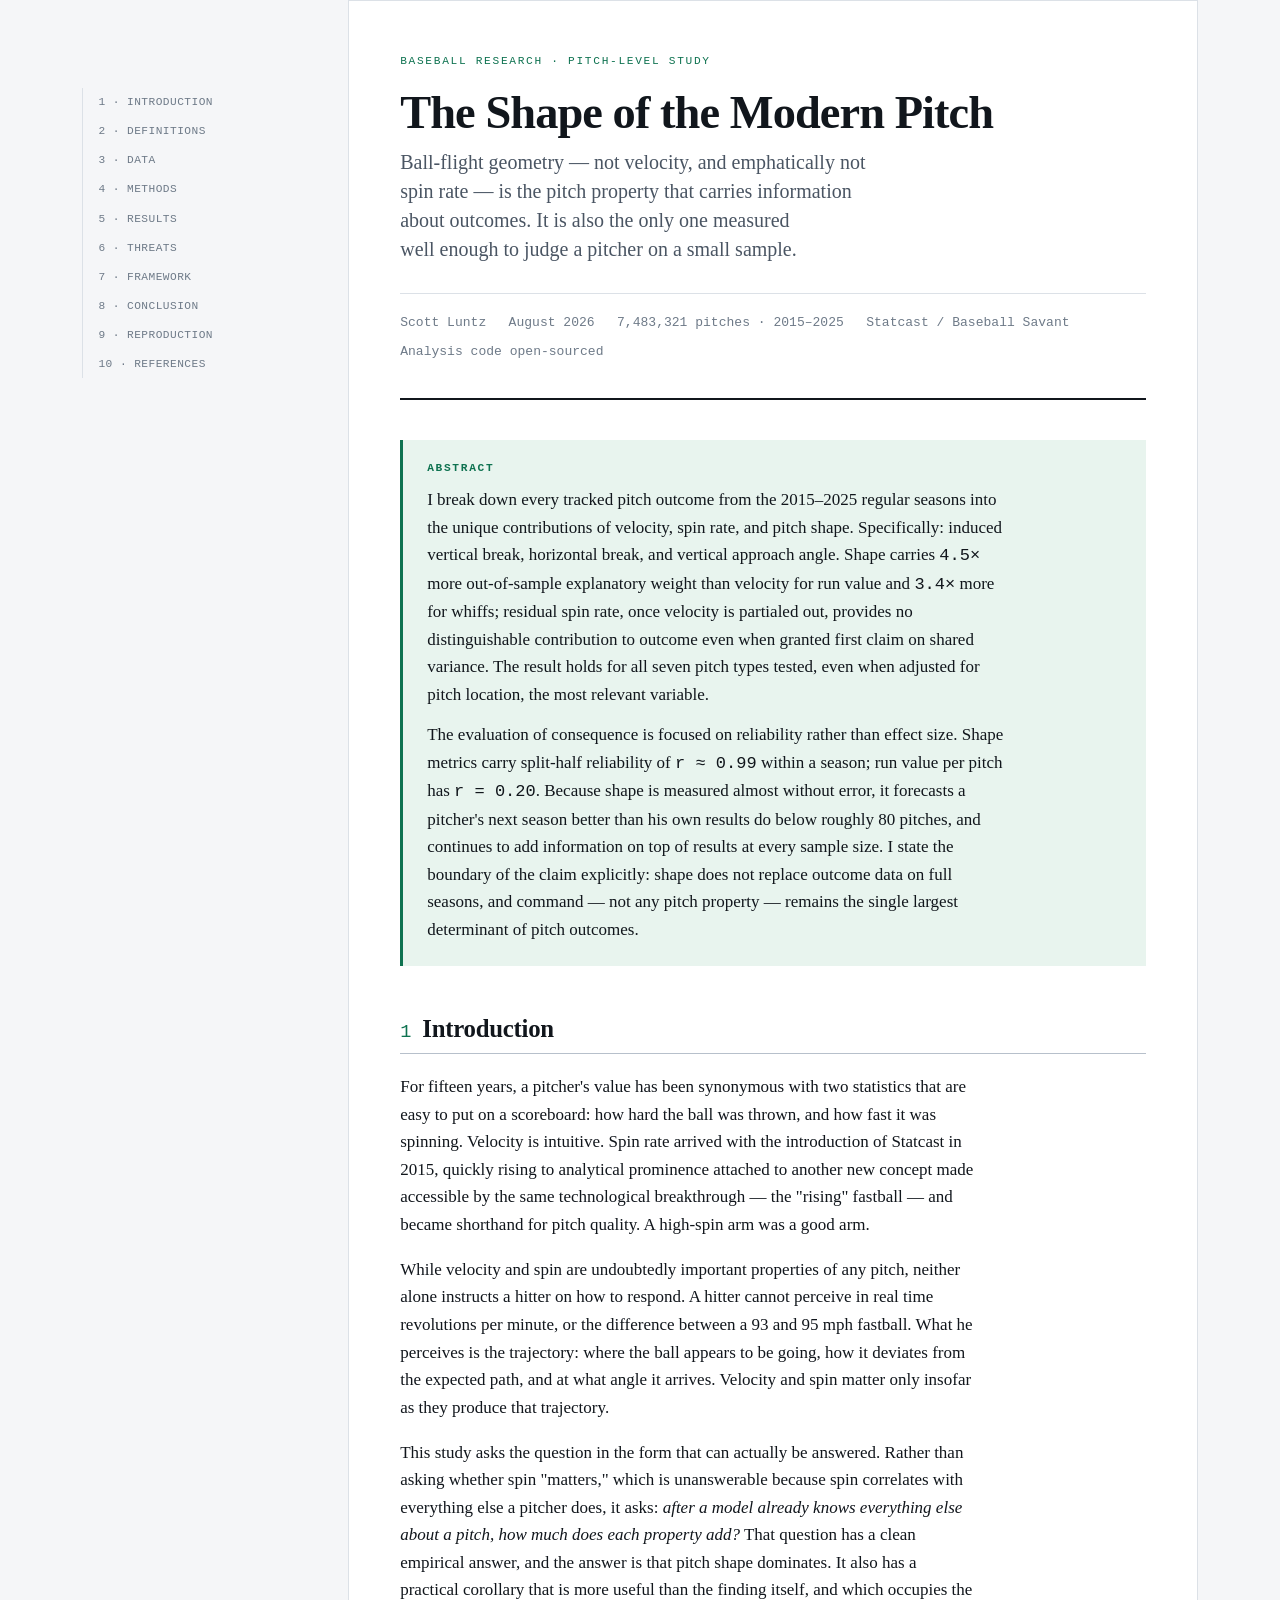
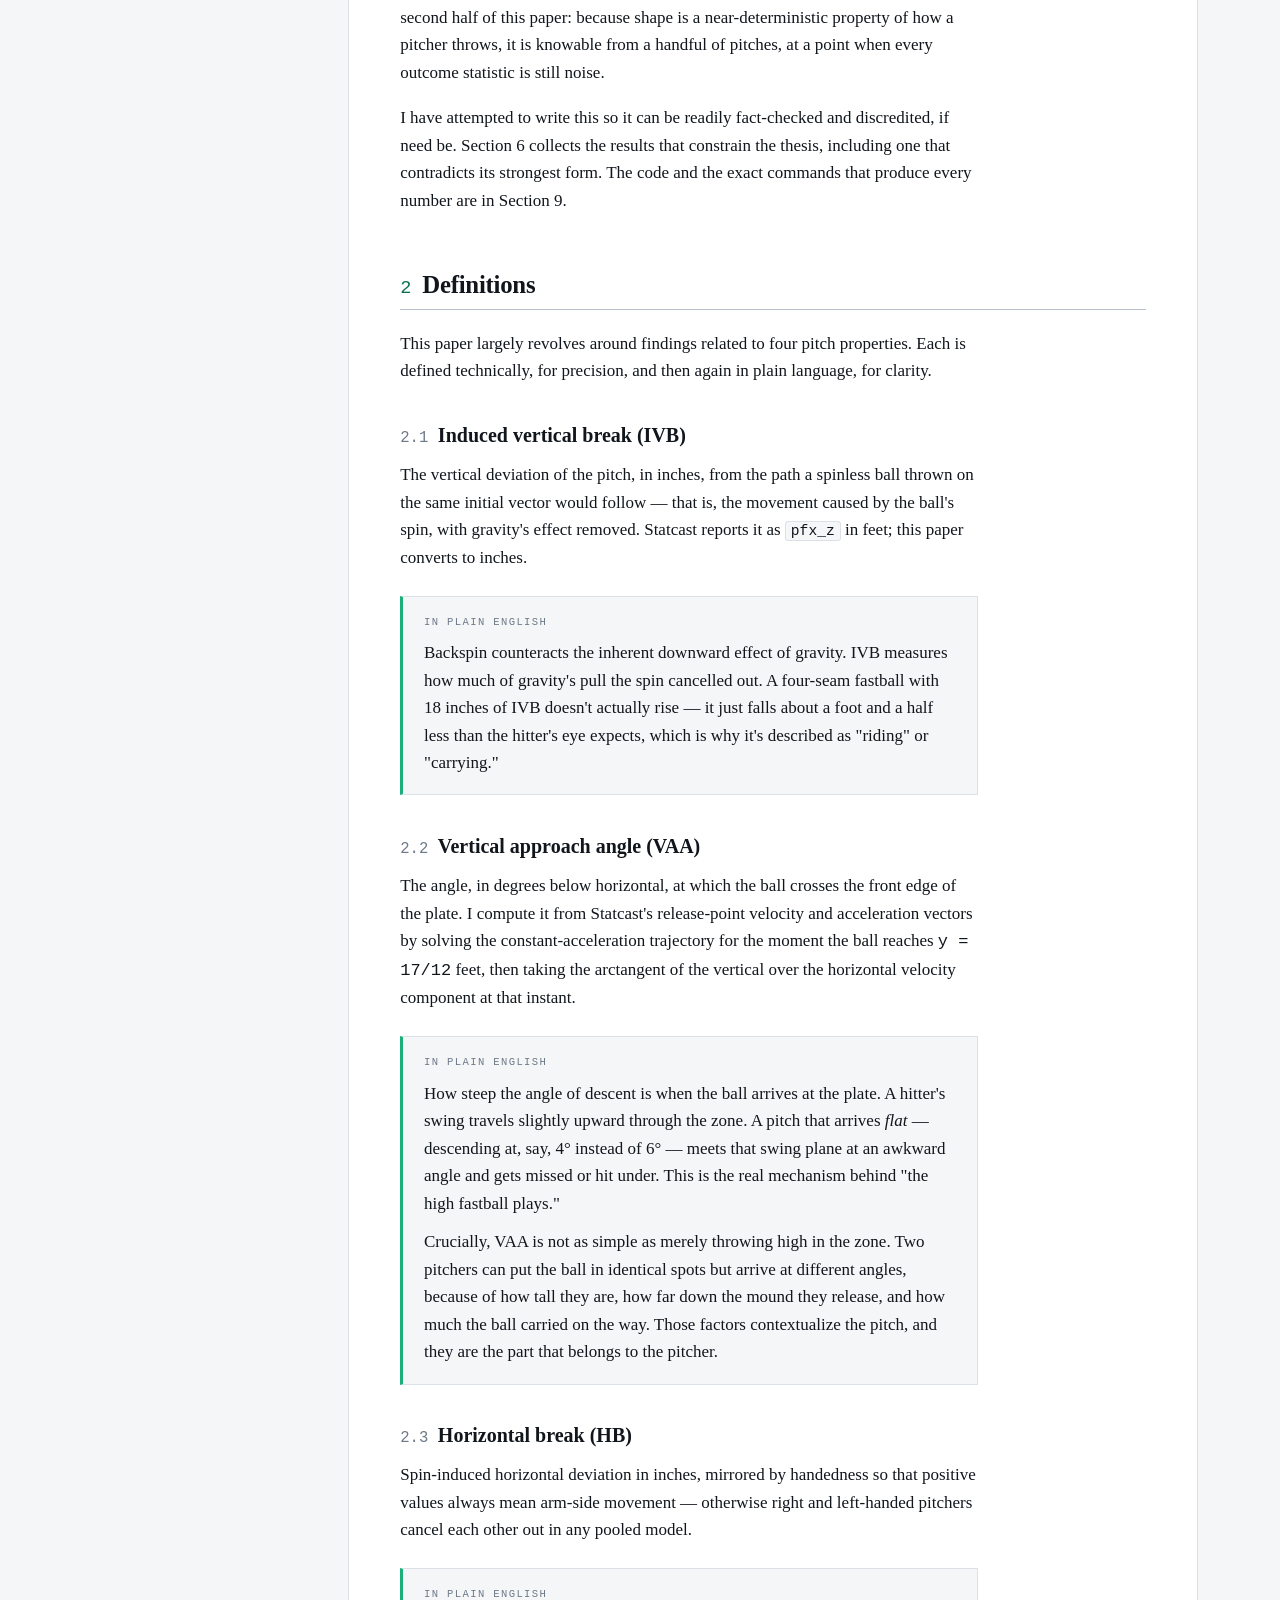
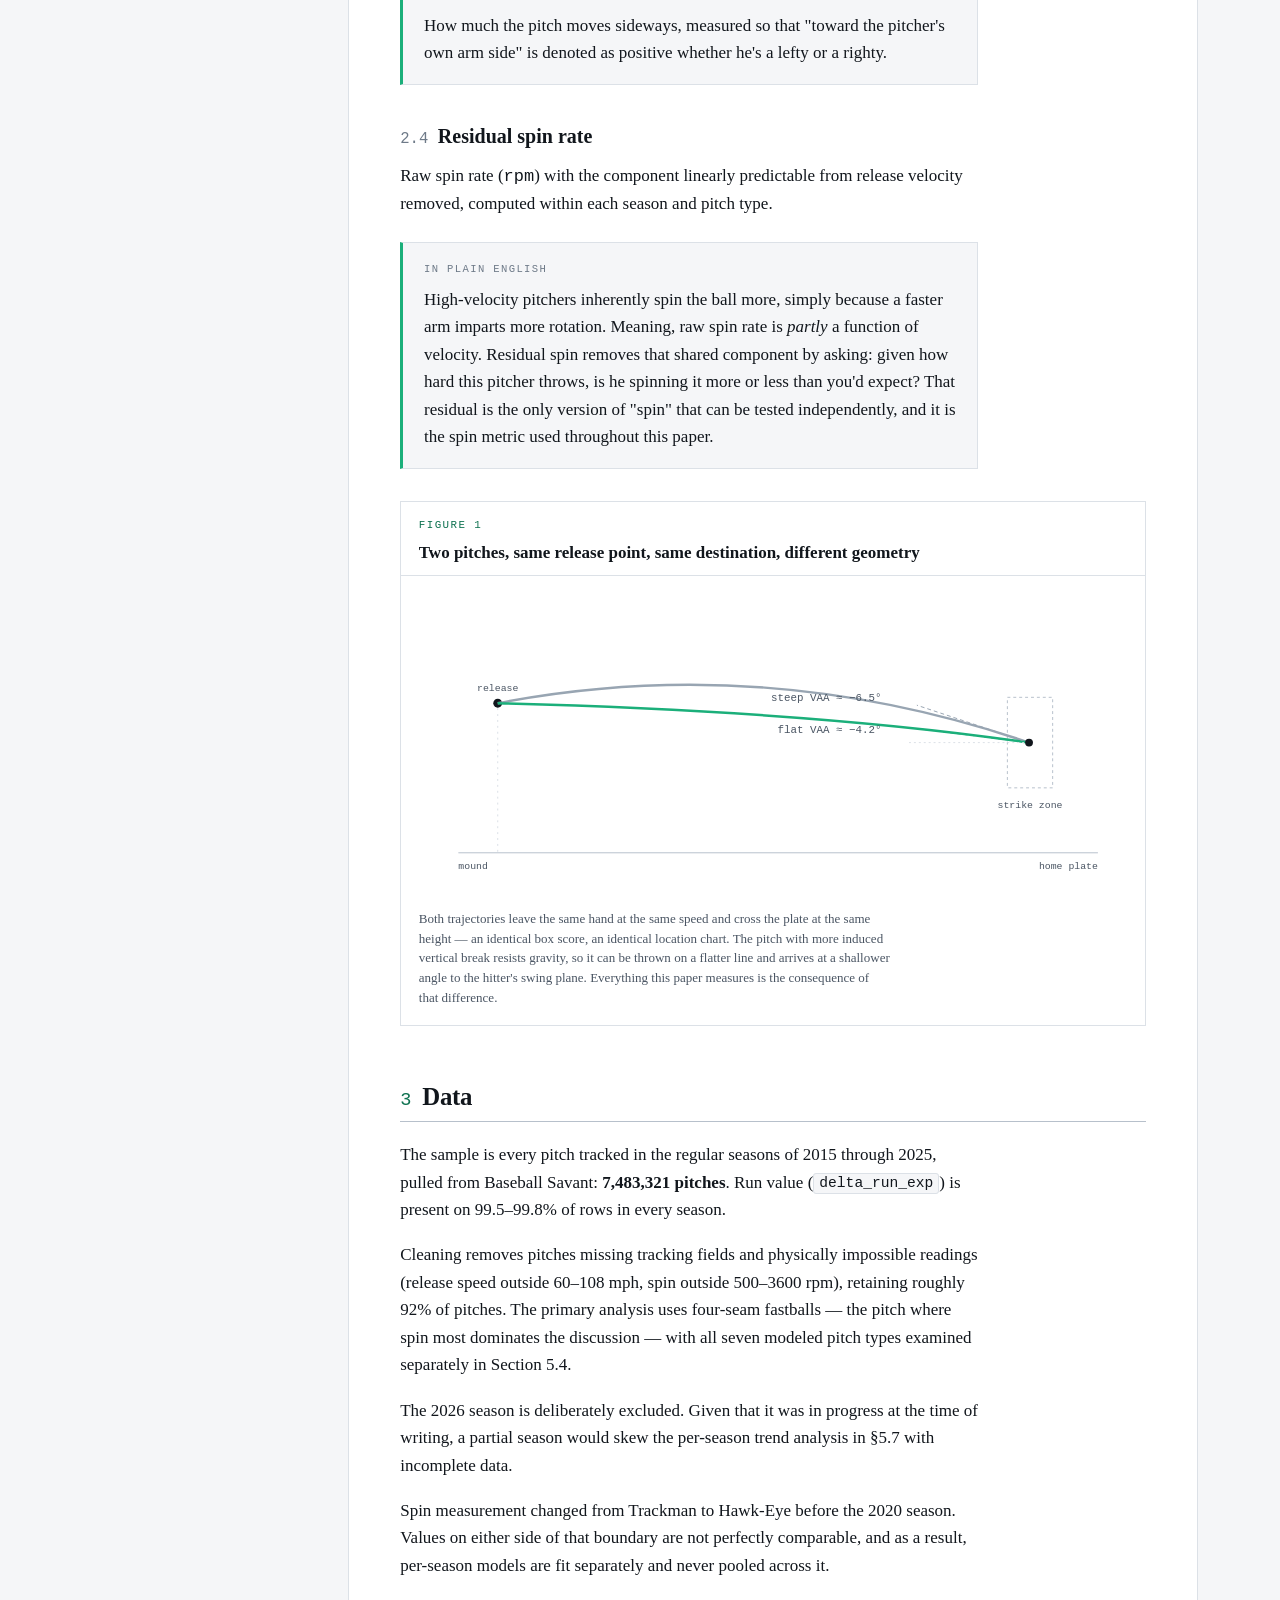
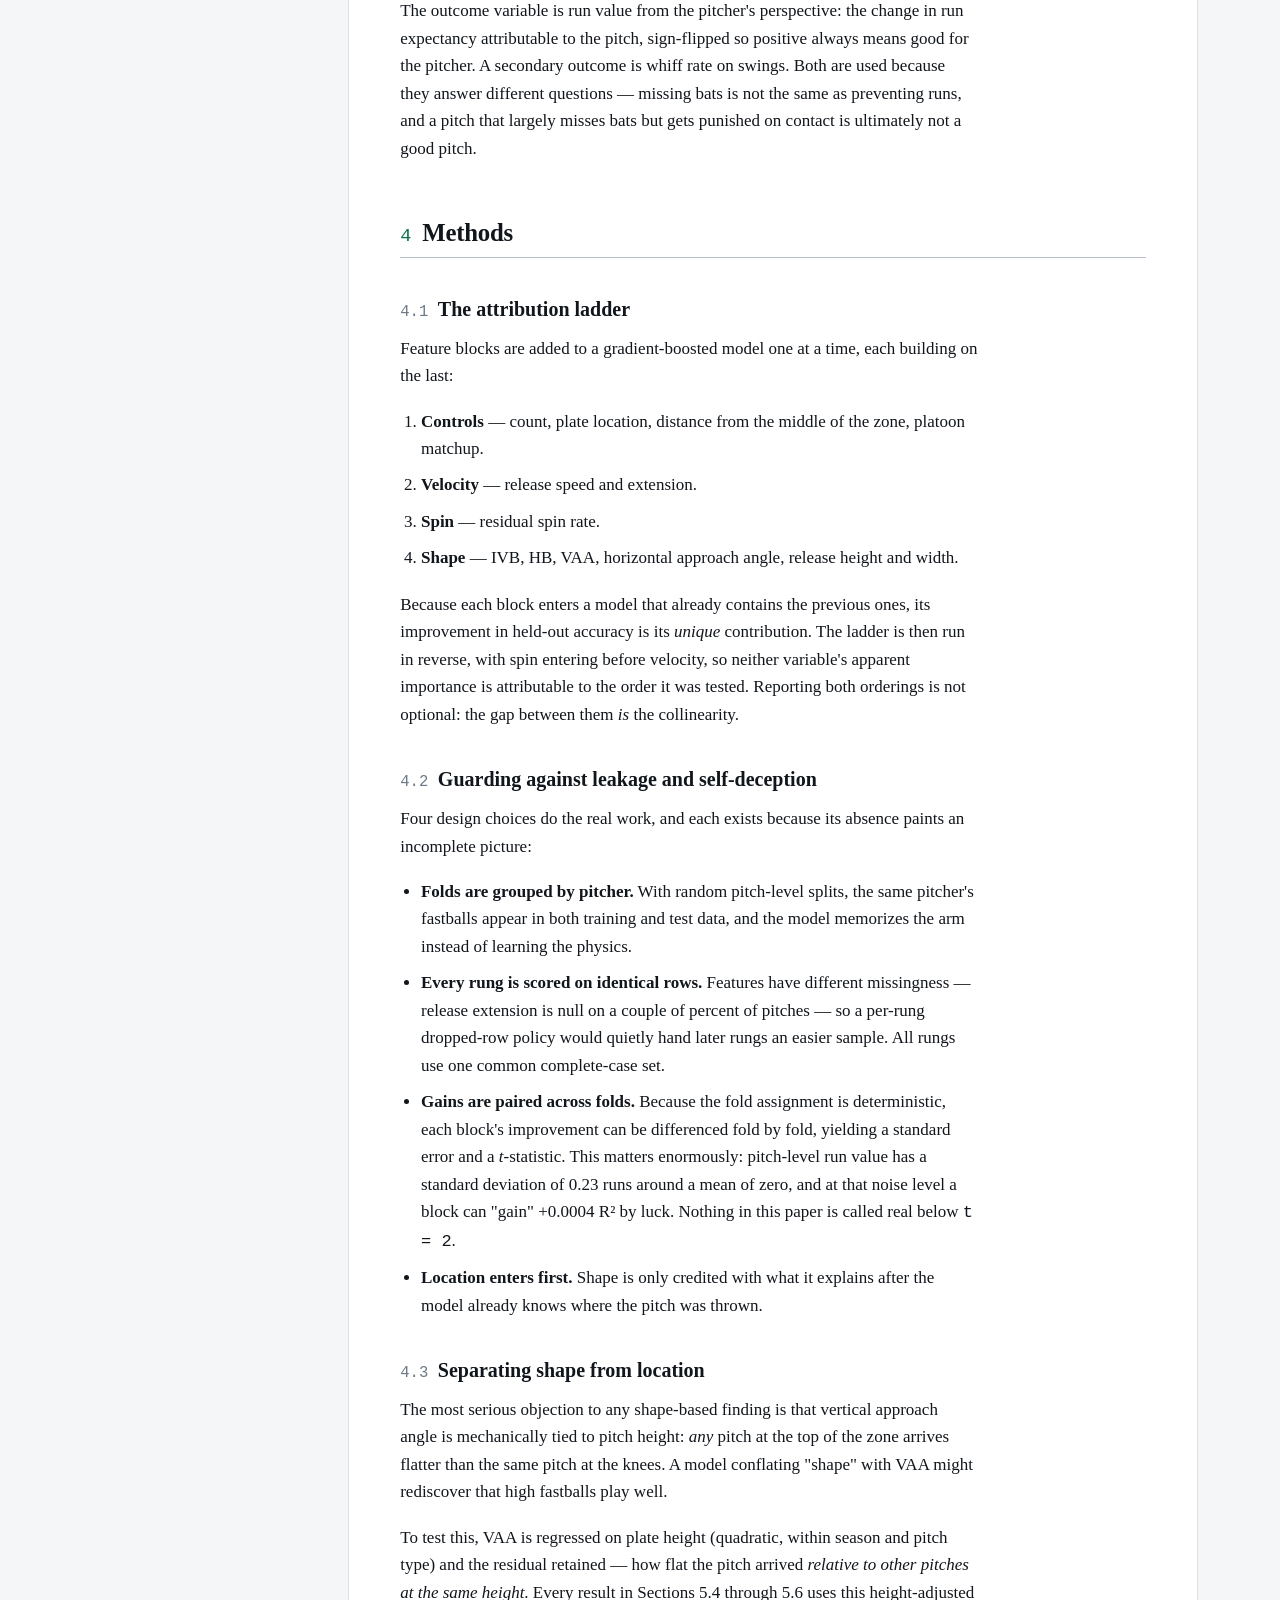
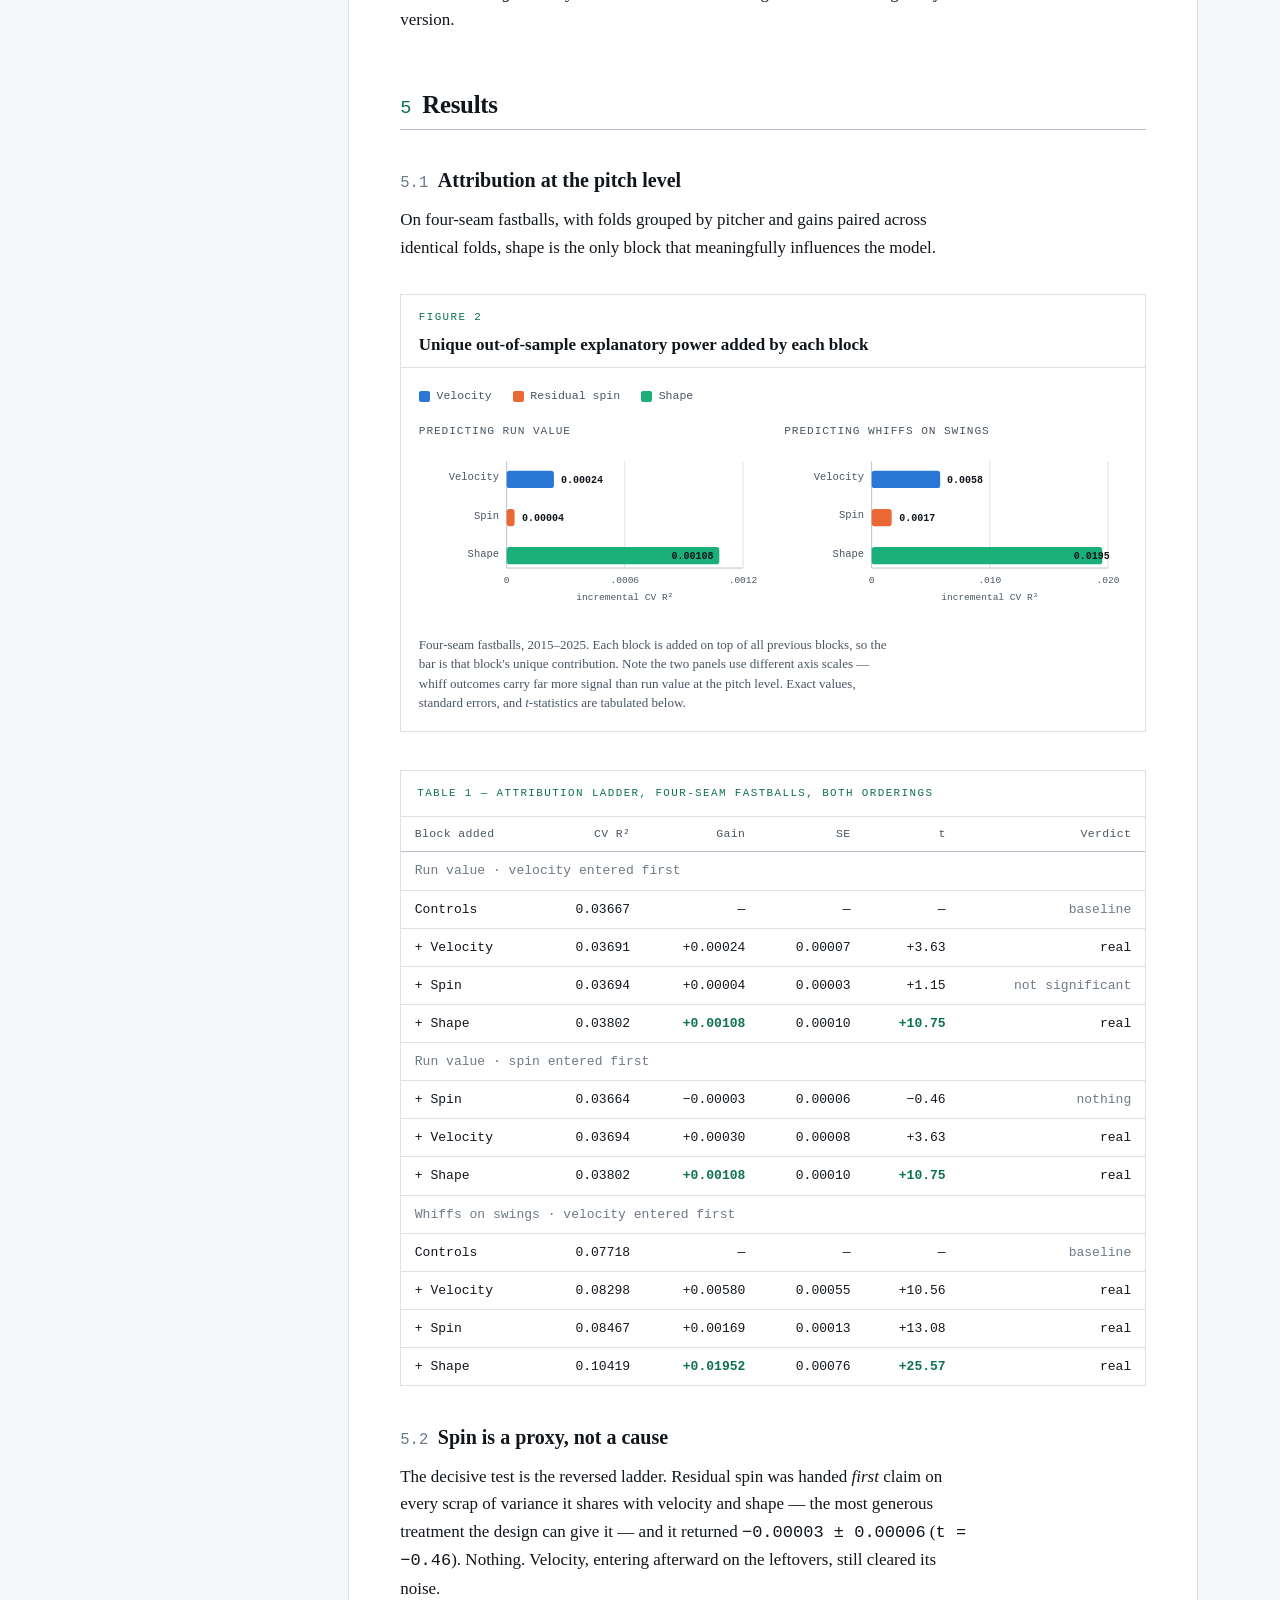
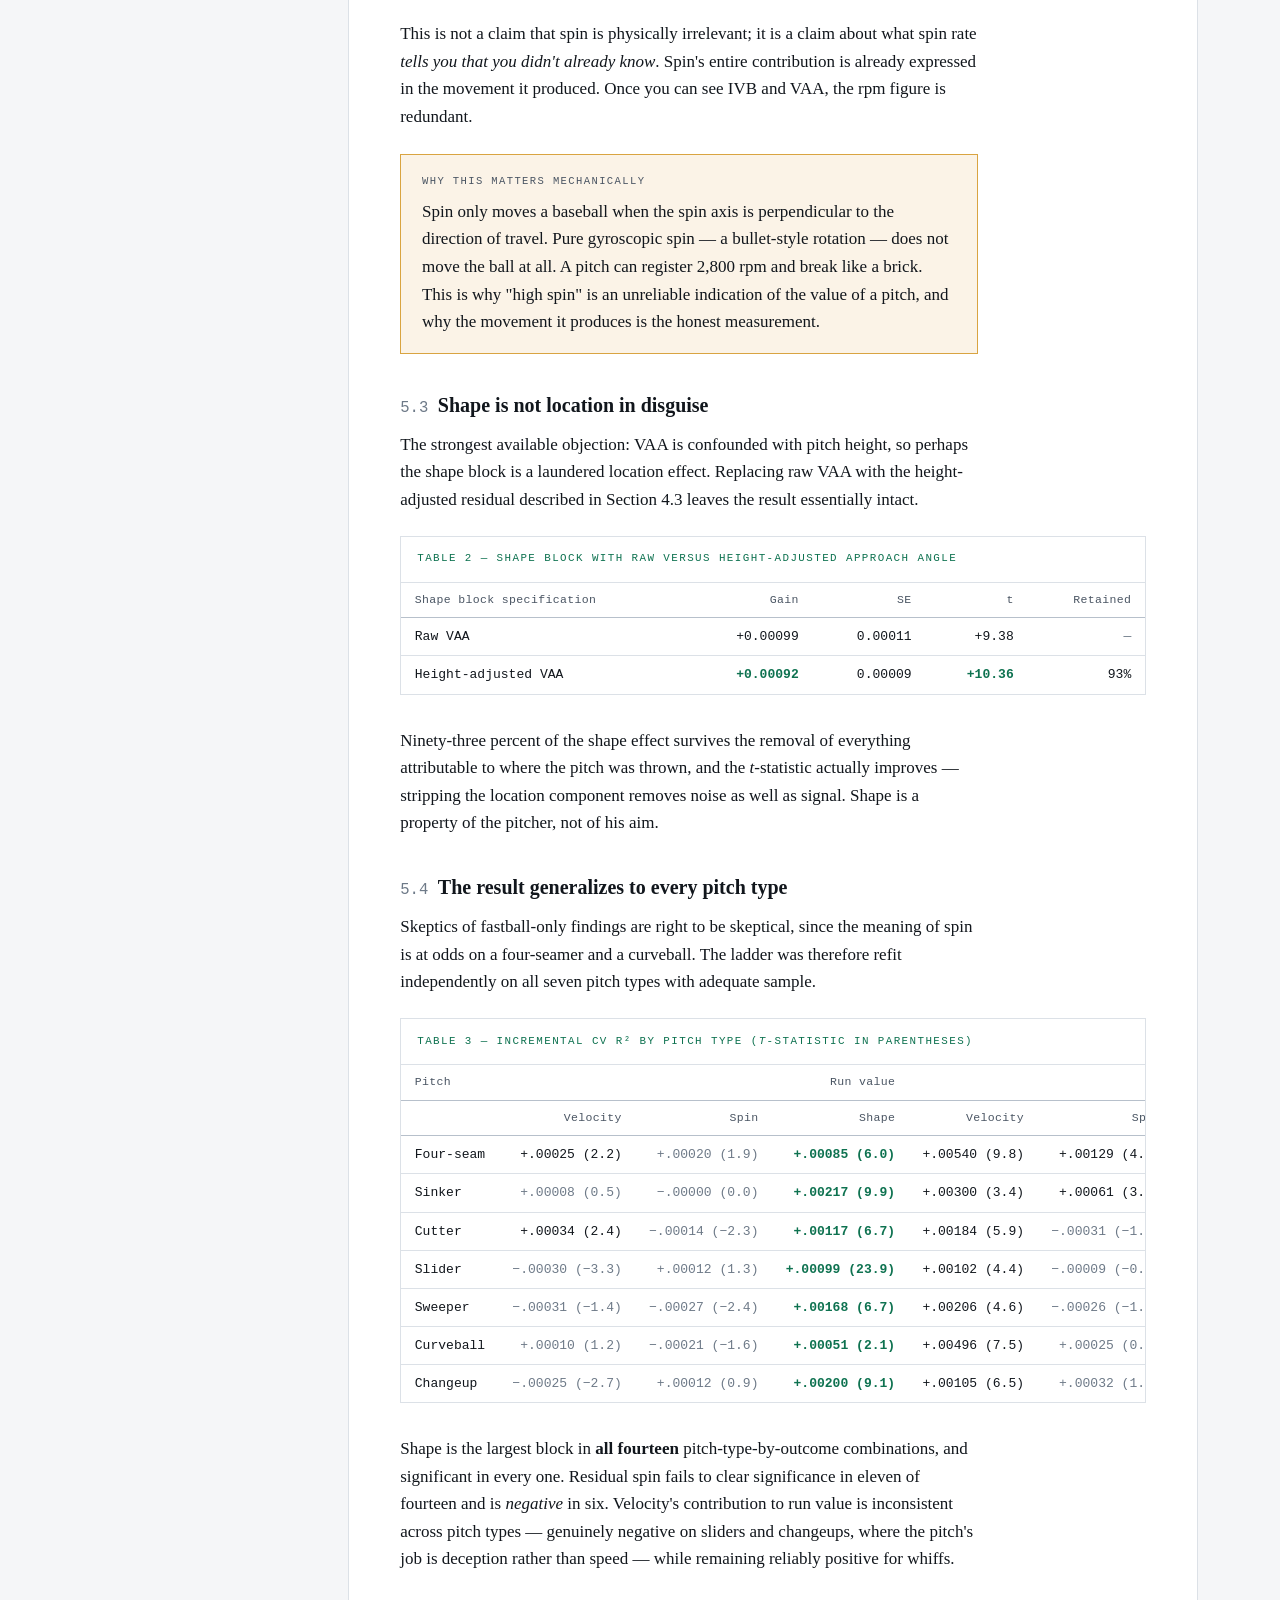
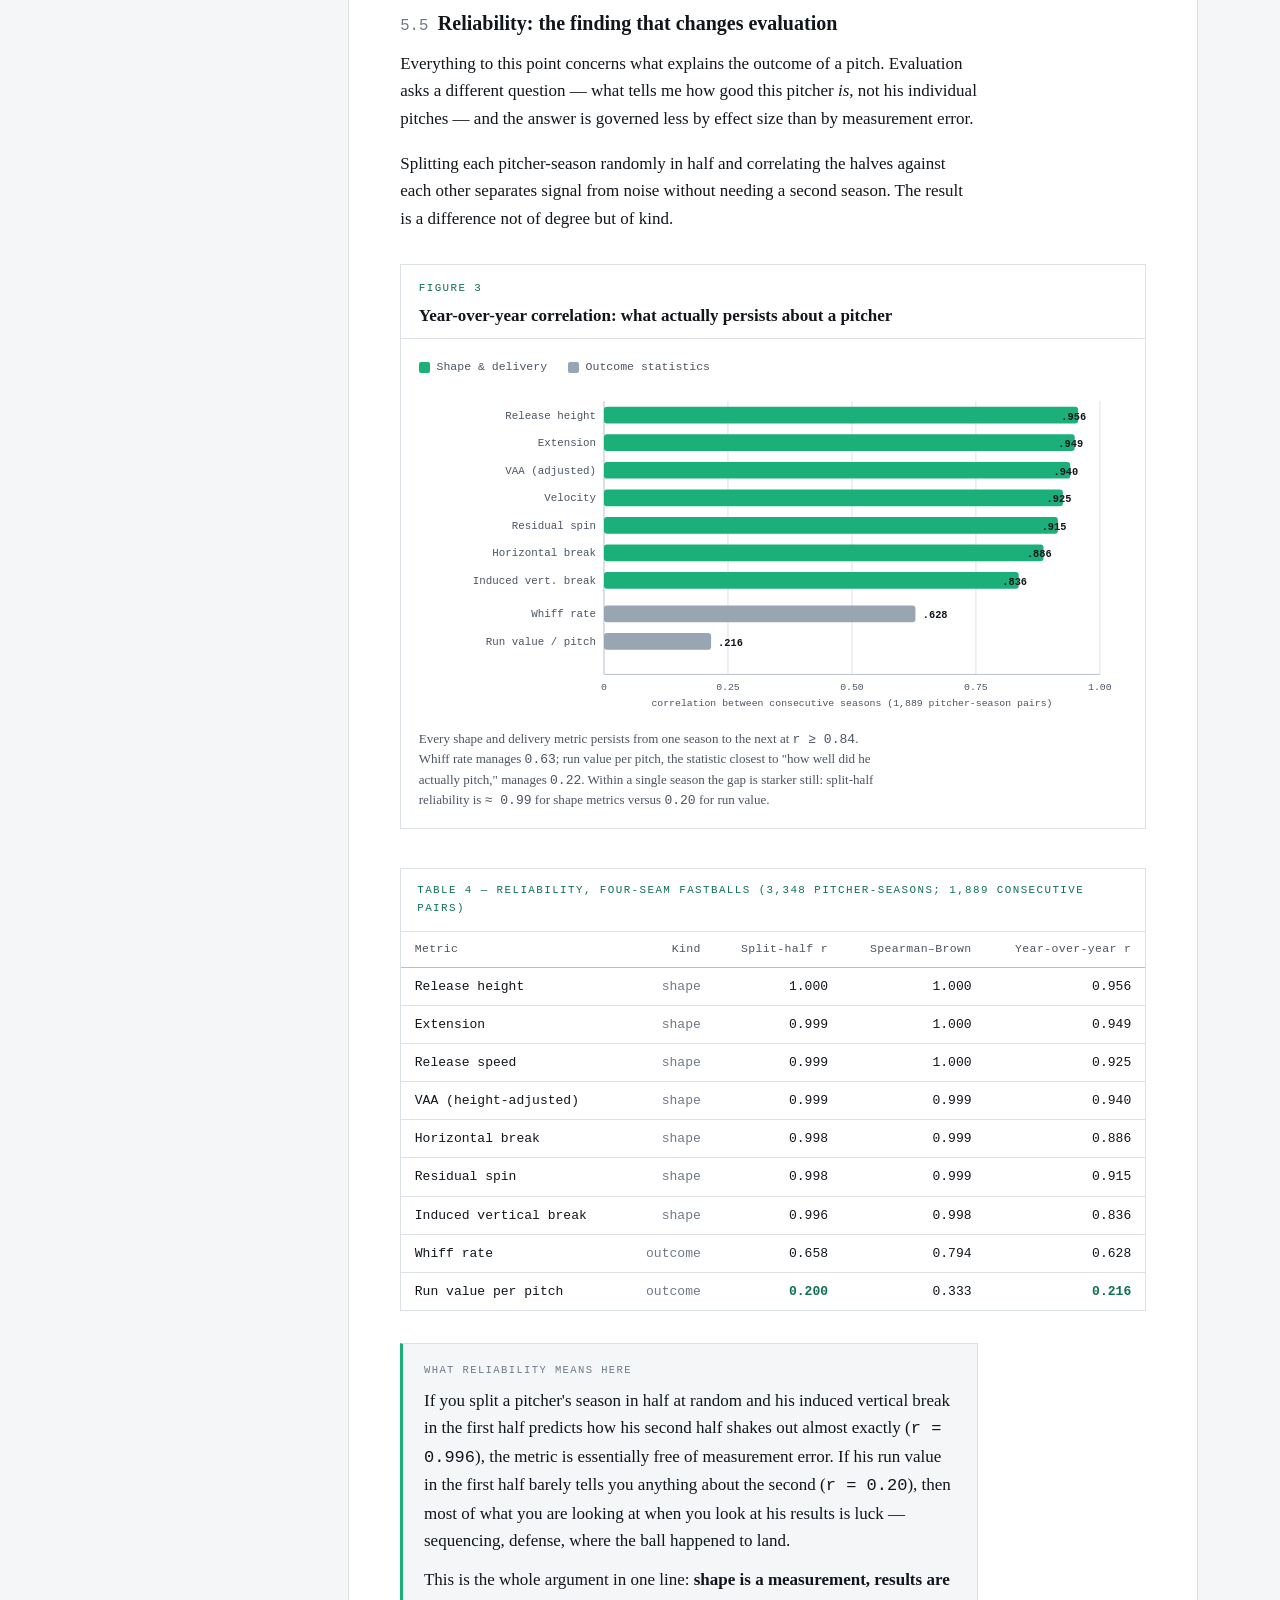
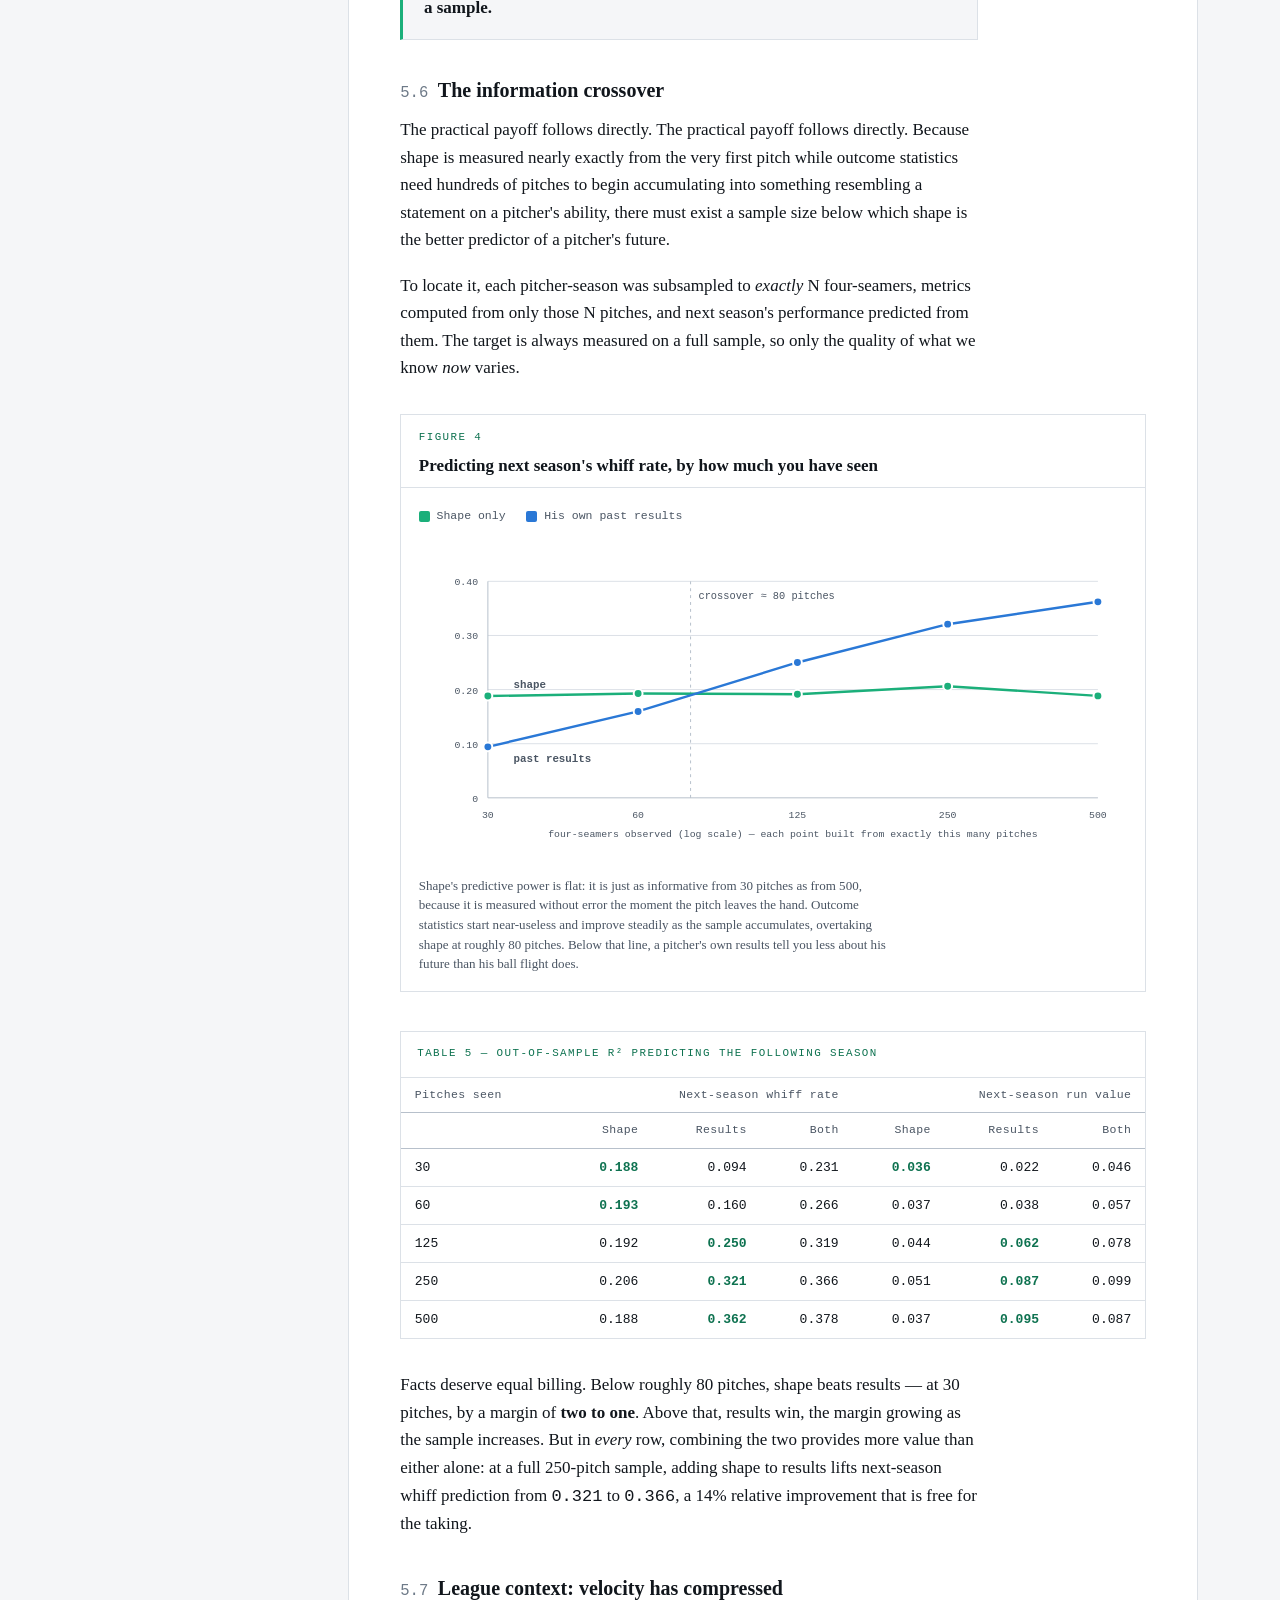
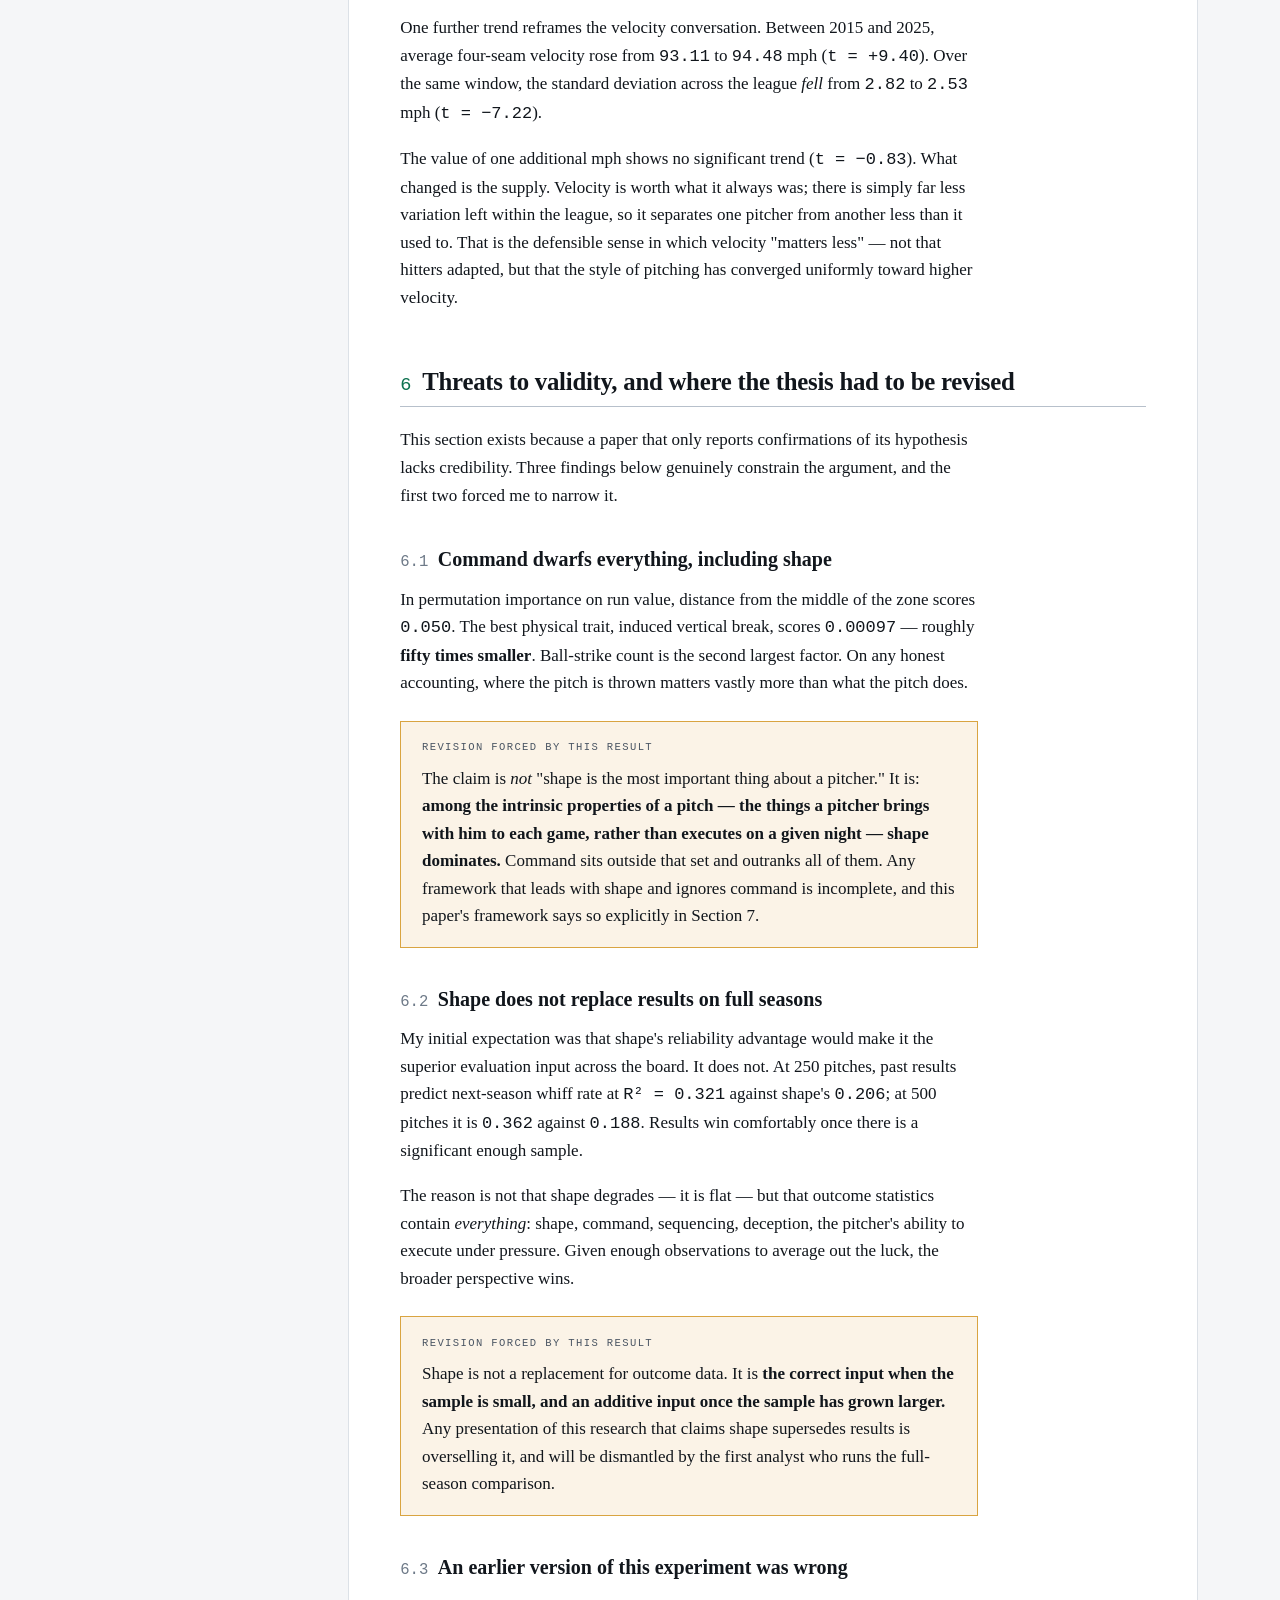
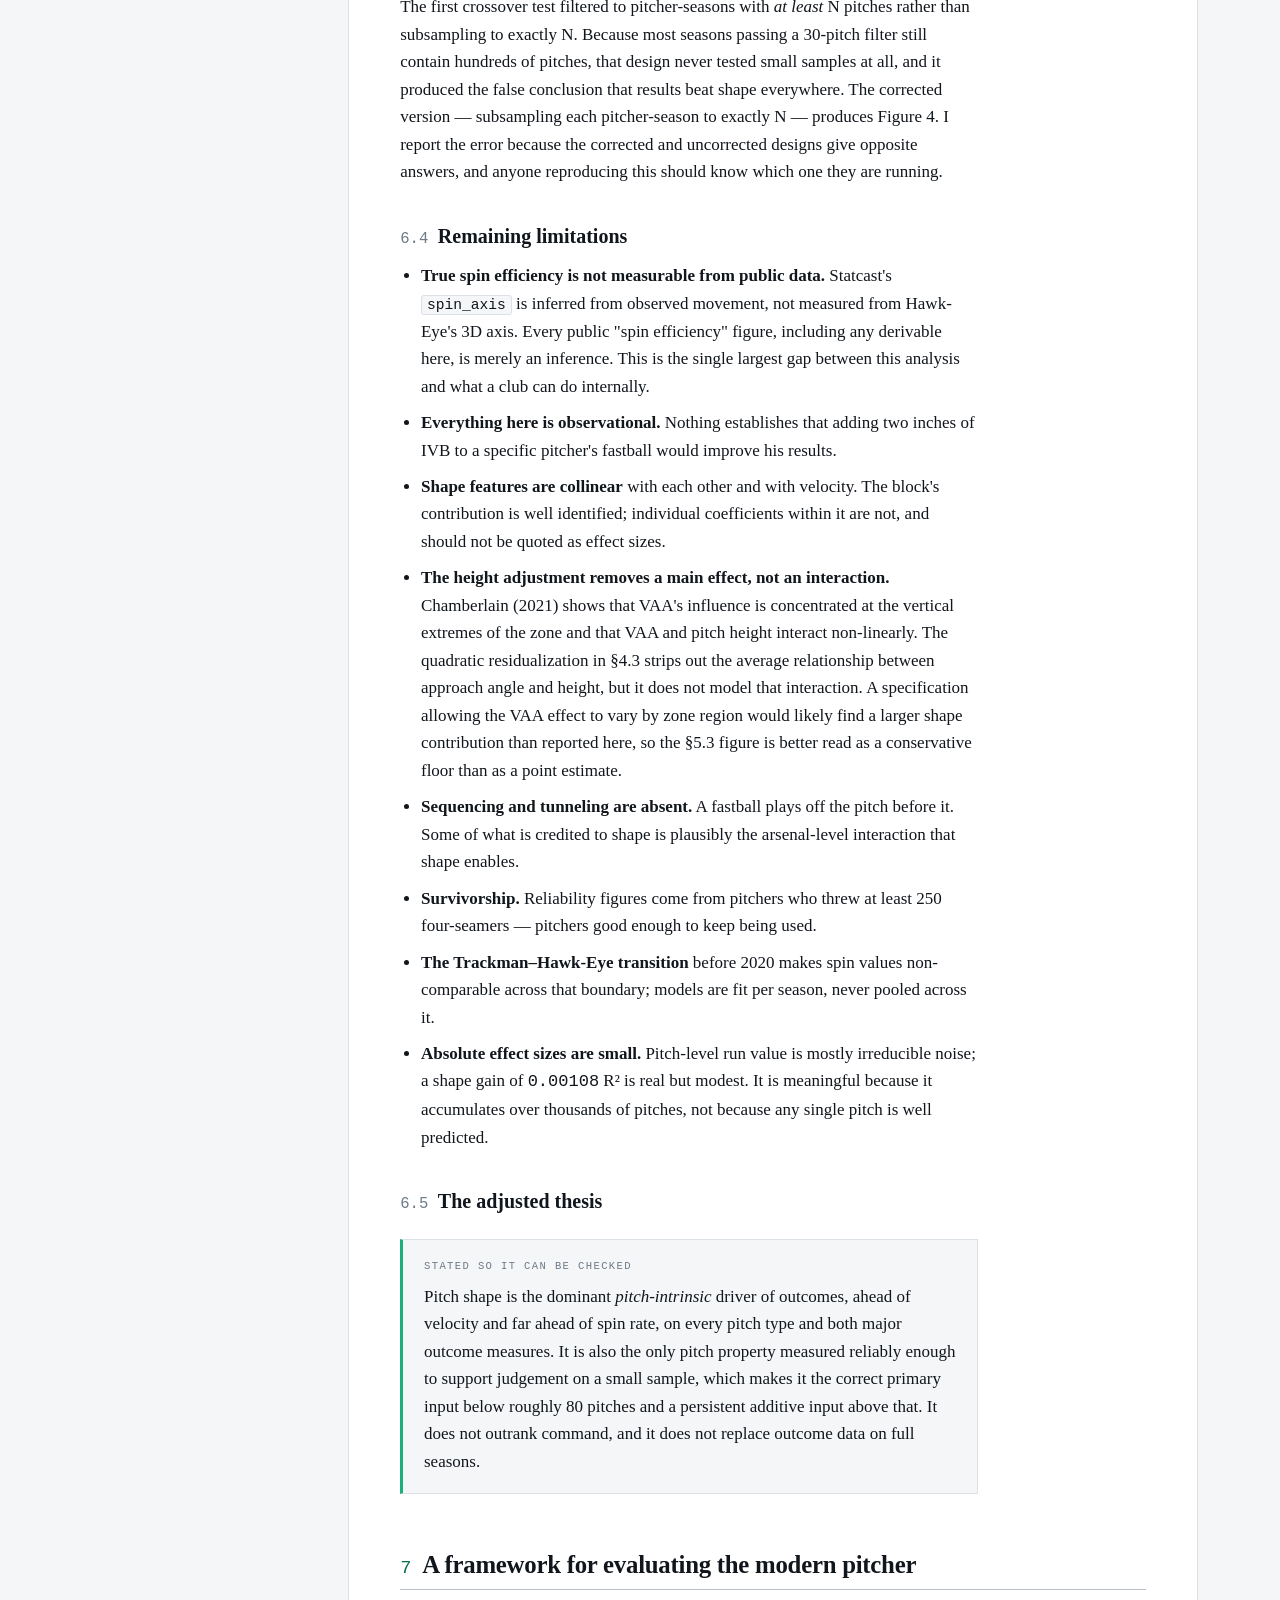
<file: docs/modern-pitch/index.html>
<!doctype html>
<html lang="en">
<head>
<meta charset="utf-8">
<meta name="viewport" content="width=device-width, initial-scale=1">
<title>The Shape of the Modern Pitch</title>
<meta name="description" content="A pitch-level study of 7.5 million Statcast pitches (2015-2025) showing that ball-flight geometry, not velocity or spin rate, drives pitch outcomes - with a practical framework for evaluating modern pitchers.">
<meta name="author" content="Scott Luntz">
<link rel="icon" href="data:image/svg+xml,%3Csvg%20xmlns%3D%22http%3A%2F%2Fwww.w3.org%2F2000%2Fsvg%22%20viewBox%3D%220%200%2032%2032%22%3E%3Crect%20width%3D%2232%22%20height%3D%2232%22%20rx%3D%227%22%20fill%3D%22%2311161C%22%2F%3E%3Cpath%20d%3D%22M5%209C13%2011%2021%2015%2026.5%2022.5%22%20stroke%3D%22%231baf7a%22%20stroke-width%3D%223.2%22%20fill%3D%22none%22%20stroke-linecap%3D%22round%22%2F%3E%3Ccircle%20cx%3D%2226.5%22%20cy%3D%2222.5%22%20r%3D%223.4%22%20fill%3D%22%231baf7a%22%2F%3E%3C%2Fsvg%3E">
<link rel="apple-touch-icon" href="data:image/svg+xml,%3Csvg%20xmlns%3D%22http%3A%2F%2Fwww.w3.org%2F2000%2Fsvg%22%20viewBox%3D%220%200%2032%2032%22%3E%3Crect%20width%3D%2232%22%20height%3D%2232%22%20rx%3D%227%22%20fill%3D%22%2311161C%22%2F%3E%3Cpath%20d%3D%22M5%209C13%2011%2021%2015%2026.5%2022.5%22%20stroke%3D%22%231baf7a%22%20stroke-width%3D%223.2%22%20fill%3D%22none%22%20stroke-linecap%3D%22round%22%2F%3E%3Ccircle%20cx%3D%2226.5%22%20cy%3D%2222.5%22%20r%3D%223.4%22%20fill%3D%22%231baf7a%22%2F%3E%3C%2Fsvg%3E">
<meta name="theme-color" content="#11161C">
<meta property="og:title" content="The Shape of the Modern Pitch">
<meta property="og:description" content="A pitch-level study of 7.5 million Statcast pitches (2015-2025) showing that ball-flight geometry, not velocity or spin rate, drives pitch outcomes - with a practical framework for evaluating modern pitchers.">
<meta property="og:type" content="article">
<meta property="og:url" content="https://scottluntz.com/modern-pitch/">
<meta name="image" property="og:image" content="https://scottluntz.com/modern-pitch/social-card-v2.jpg">
<meta property="og:image:width" content="2400">
<meta property="og:image:height" content="1260">
<meta property="og:image:alt" content="Chart: below about 80 pitches, a pitcher's ball flight predicts his next season better than his own results do.">
<meta property="og:site_name" content="The Shape of the Modern Pitch">
<meta name="twitter:card" content="summary_large_image">
<meta name="twitter:title" content="The Shape of the Modern Pitch">
<meta name="twitter:description" content="A pitch-level study of 7.5 million Statcast pitches (2015-2025) showing that ball-flight geometry, not velocity or spin rate, drives pitch outcomes - with a practical framework for evaluating modern pitchers.">
<meta name="twitter:image" content="https://scottluntz.com/modern-pitch/social-card-v2.jpg">
<style>
  html { -webkit-text-size-adjust: 100%; }
  body { margin: 0; }
</style>
</head>
<body>
<style>
  :root {
    color-scheme: light;
    --ground: #F5F6F8;
    --sheet: #FFFFFF;
    --ink: #11161C;
    --ink-2: #4A5563;
    --ink-3: #6E7A88;
    --rule: #DCE1E7;
    --rule-strong: #B7C0CB;
    --accent: #0E7250;
    --accent-soft: #E8F4EE;
    --s-shape: #1baf7a;
    --s-comp: #2a78d6;
    --s-spin: #eb6834;
    --s-neutral: #98A5B2;
    --warn-soft: #FBF3E7;
    --warn-rule: #D9A441;

    --font-serif: ui-serif, "Iowan Old Style", "Charter", "Palatino Linotype", Palatino, Georgia, serif;
    --font-mono: ui-monospace, "SF Mono", SFMono-Regular, Menlo, "Cascadia Mono", Consolas, monospace;

    --measure: 68ch;
    --step--1: 0.815rem;
    --step-0: 1.0625rem;
    --step-1: 1.25rem;
    --step-2: 1.55rem;
    --step-3: 2.05rem;
    --step-4: 2.9rem;
  }

  @media (prefers-color-scheme: dark) {
    :root:not([data-theme="light"]) {
      color-scheme: dark;
      --ground: #0E1216;
      --sheet: #161B21;
      --ink: #E7EDF3;
      --ink-2: #A9B5C1;
      --ink-3: #8593A1;
      --rule: #28313A;
      --rule-strong: #3B4653;
      --accent: #3FD09A;
      --accent-soft: #10281F;
      --s-shape: #199e70;
      --s-comp: #3987e5;
      --s-spin: #d95926;
      --s-neutral: #6C7885;
      --warn-soft: #241D0F;
      --warn-rule: #8A6A22;
    }
  }

  :root[data-theme="dark"] {
    color-scheme: dark;
    --ground: #0E1216;
    --sheet: #161B21;
    --ink: #E7EDF3;
    --ink-2: #A9B5C1;
    --ink-3: #8593A1;
    --rule: #28313A;
    --rule-strong: #3B4653;
    --accent: #3FD09A;
    --accent-soft: #10281F;
    --s-shape: #199e70;
    --s-comp: #3987e5;
    --s-spin: #d95926;
    --s-neutral: #6C7885;
    --warn-soft: #241D0F;
    --warn-rule: #8A6A22;
  }

  * { box-sizing: border-box; }

  body {
    margin: 0;
    background: var(--ground);
    color: var(--ink);
    font-family: var(--font-serif);
    font-size: var(--step-0);
    line-height: 1.62;
    -webkit-font-smoothing: antialiased;
  }

  /* minmax(0, 1fr), not 1fr: a plain 1fr column cannot shrink below its
     widest chart or table, so phones laid the page out at ~900px and zoomed
     out. With a zero minimum the sheet fits the screen and the figures and
     tables scroll inside their own overflow-x boxes, as intended. */
  .wrap {
    display: grid;
    grid-template-columns: minmax(0, 1fr);
    max-width: 1180px;
    margin: 0 auto;
    padding: 0 1.25rem 6rem;
  }

  @media (min-width: 1040px) {
    .wrap {
      grid-template-columns: 210px minmax(0, 1fr);
      gap: 3.5rem;
      padding-inline: 2rem;
    }
  }

  /* ---------- section rail ---------- */
  .rail { display: none; }

  @media (min-width: 1040px) {
    .rail {
      display: block;
      position: sticky;
      top: 0;
      align-self: start;
      padding-top: 5.5rem;
      max-height: 100vh;
      overflow-y: auto;
    }
    .rail ol {
      list-style: none;
      margin: 0;
      padding: 0;
      border-left: 1px solid var(--rule);
    }
    .rail li { margin: 0; }
    .rail a {
      display: block;
      padding: 0.34rem 0 0.34rem 0.9rem;
      margin-left: -1px;
      border-left: 2px solid transparent;
      font-family: var(--font-mono);
      font-size: 0.7rem;
      letter-spacing: 0.04em;
      text-transform: uppercase;
      color: var(--ink-3);
      text-decoration: none;
    }
    .rail a:hover,
    .rail a:focus-visible { color: var(--accent); border-left-color: var(--accent); }
  }

  /* ---------- sheet ---------- */
  .sheet {
    background: var(--sheet);
    border: 1px solid var(--rule);
    padding: clamp(1.5rem, 4vw, 4.5rem) clamp(1.1rem, 4vw, 4.5rem) 5rem;
  }

  header.masthead { border-bottom: 2px solid var(--ink); padding-bottom: 2.25rem; margin-bottom: 2.5rem; }

  .eyebrow {
    font-family: var(--font-mono);
    font-size: 0.7rem;
    letter-spacing: 0.15em;
    text-transform: uppercase;
    color: var(--accent);
    margin: 0 0 1.1rem;
  }

  h1 {
    font-size: clamp(2rem, 5.5vw, var(--step-4));
    line-height: 1.06;
    letter-spacing: -0.02em;
    font-weight: 600;
    margin: 0 0 0.7rem;
    text-wrap: balance;
  }

  .deck {
    font-size: clamp(1.05rem, 2.4vw, var(--step-1));
    color: var(--ink-2);
    line-height: 1.45;
    margin: 0 0 1.8rem;
    max-width: 58ch;
    text-wrap: balance;
  }

  .byline {
    font-family: var(--font-mono);
    font-size: var(--step--1);
    color: var(--ink-3);
    display: flex;
    flex-wrap: wrap;
    gap: 0.5rem 1.4rem;
    border-top: 1px solid var(--rule);
    padding-top: 1.1rem;
  }

  .abstract {
    background: var(--accent-soft);
    border-left: 3px solid var(--accent);
    padding: 1.4rem 1.5rem;
    margin: 0 0 3rem;
  }
  .abstract h2 {
    font-family: var(--font-mono);
    font-size: 0.7rem;
    letter-spacing: 0.15em;
    text-transform: uppercase;
    color: var(--accent);
    margin: 0 0 0.65rem;
    border: 0;
    padding: 0;
  }
  .abstract p { margin: 0 0 0.8rem; max-width: var(--measure); }
  .abstract p:last-child { margin-bottom: 0; }

  section { margin-bottom: 3.5rem; scroll-margin-top: 1.5rem; }

  h2 {
    font-size: var(--step-2);
    font-weight: 600;
    letter-spacing: -0.01em;
    line-height: 1.2;
    margin: 0 0 1.2rem;
    padding-bottom: 0.55rem;
    border-bottom: 1px solid var(--rule-strong);
    text-wrap: balance;
  }
  h2 .num {
    font-family: var(--font-mono);
    font-size: 0.75em;
    color: var(--accent);
    margin-right: 0.7rem;
    font-weight: 400;
  }

  h3 {
    font-size: var(--step-1);
    font-weight: 600;
    line-height: 1.25;
    margin: 2.4rem 0 0.8rem;
    text-wrap: balance;
  }
  h3 .num {
    font-family: var(--font-mono);
    font-size: 0.78em;
    color: var(--ink-3);
    margin-right: 0.6rem;
    font-weight: 400;
  }

  h4 {
    font-family: var(--font-mono);
    font-size: 0.76rem;
    letter-spacing: 0.09em;
    text-transform: uppercase;
    color: var(--ink-3);
    margin: 1.8rem 0 0.6rem;
    font-weight: 500;
  }

  p, ul, ol { max-width: var(--measure); }
  p { margin: 0 0 1.1rem; }
  ul, ol { padding-left: 1.3rem; margin: 0 0 1.2rem; }
  li { margin-bottom: 0.55rem; }

  strong { font-weight: 650; }
  em { font-style: italic; }

  a { color: var(--accent); text-decoration-thickness: 1px; text-underline-offset: 2px; }
  a:focus-visible { outline: 2px solid var(--accent); outline-offset: 2px; border-radius: 2px; }

  code, .mono, .num-in {
    font-family: var(--font-mono);
    font-variant-numeric: tabular-nums;
  }
  code {
    font-size: 0.86em;
    background: var(--ground);
    border: 1px solid var(--rule);
    padding: 0.08em 0.34em;
    border-radius: 3px;
  }

  /* ---------- plain-English glossary blocks ---------- */
  .plain {
    border: 1px solid var(--rule);
    border-left: 3px solid var(--s-shape);
    background: var(--ground);
    padding: 1.1rem 1.3rem;
    margin: 1.5rem 0;
    max-width: var(--measure);
  }
  .plain .tag {
    font-family: var(--font-mono);
    font-size: 0.66rem;
    letter-spacing: 0.13em;
    text-transform: uppercase;
    color: var(--ink-3);
    display: block;
    margin-bottom: 0.5rem;
  }
  .plain p { margin: 0; }
  .plain p + p { margin-top: 0.7rem; }

  .caution {
    border: 1px solid var(--warn-rule);
    background: var(--warn-soft);
    padding: 1.1rem 1.3rem;
    margin: 1.5rem 0;
    max-width: var(--measure);
  }
  .caution .tag {
    font-family: var(--font-mono);
    font-size: 0.66rem;
    letter-spacing: 0.13em;
    text-transform: uppercase;
    color: var(--ink-2);
    display: block;
    margin-bottom: 0.5rem;
  }
  .caution p { margin: 0; }
  .caution p + p { margin-top: 0.7rem; }

  /* ---------- figures & tables ---------- */
  figure {
    margin: 2rem 0 2.4rem;
    border: 1px solid var(--rule);
    background: var(--sheet);
  }
  .fig-head {
    padding: 0.9rem 1.1rem 0.5rem;
    border-bottom: 1px solid var(--rule);
  }
  .fig-label {
    font-family: var(--font-mono);
    font-size: 0.68rem;
    letter-spacing: 0.13em;
    text-transform: uppercase;
    color: var(--accent);
    display: block;
    margin-bottom: 0.3rem;
  }
  .fig-title { font-weight: 600; line-height: 1.3; }
  .fig-body { padding: 1.2rem 1.1rem; overflow-x: auto; }
  figcaption {
    padding: 0 1.1rem 1.1rem;
    font-size: var(--step--1);
    color: var(--ink-2);
    line-height: 1.5;
    max-width: 78ch;
  }

  .panels {
    display: grid;
    grid-template-columns: repeat(auto-fit, minmax(280px, 1fr));
    gap: 1.4rem;
  }
  .panel-title {
    font-family: var(--font-mono);
    font-size: 0.7rem;
    letter-spacing: 0.08em;
    text-transform: uppercase;
    color: var(--ink-2);
    margin-bottom: 0.5rem;
  }

  /* No overflow: visible here. These charts sit in a two-column grid, and a
     label that runs past its own viewBox will render on top of the adjacent
     panel rather than being clipped. Keep each chart inside its box. */
  svg { display: block; width: 100%; height: auto; }
  svg text { font-family: var(--font-mono); fill: var(--ink-2); }
  .ax-line { stroke: var(--rule-strong); stroke-width: 1; }
  .grid-line { stroke: var(--rule); stroke-width: 1; }
  .val-label { fill: var(--ink); font-weight: 600; }
  /* Labels that sit inside a filled bar. They keep --ink deliberately:
     it flips with the theme alongside the bar color, so it stays legible
     on both the light and dark versions of the series fill. */
  .val-inbar { fill: var(--ink); }

  .legend {
    display: flex;
    flex-wrap: wrap;
    gap: 0.4rem 1.3rem;
    font-family: var(--font-mono);
    font-size: 0.72rem;
    color: var(--ink-2);
    margin-bottom: 1rem;
  }
  .legend span { display: inline-flex; align-items: center; gap: 0.42rem; }
  .swatch { width: 11px; height: 11px; border-radius: 2px; flex: none; }

  .tbl-scroll { overflow-x: auto; margin: 1.4rem 0 2rem; border: 1px solid var(--rule); }
  table {
    border-collapse: collapse;
    width: 100%;
    font-family: var(--font-mono);
    font-size: var(--step--1);
    font-variant-numeric: tabular-nums;
  }
  caption {
    text-align: left;
    padding: 0.85rem 1rem;
    border-bottom: 1px solid var(--rule);
    font-family: var(--font-mono);
    font-size: 0.68rem;
    letter-spacing: 0.13em;
    text-transform: uppercase;
    color: var(--accent);
  }
  th, td { padding: 0.5rem 0.85rem; text-align: right; white-space: nowrap; }
  th:first-child, td:first-child { text-align: left; }
  thead th {
    border-bottom: 1px solid var(--rule-strong);
    color: var(--ink-2);
    font-weight: 500;
    font-size: 0.72rem;
    letter-spacing: 0.03em;
  }
  tbody tr + tr td { border-top: 1px solid var(--rule); }
  tbody tr:hover td { background: var(--ground); }
  td.hi { color: var(--accent); font-weight: 650; }
  td.dim { color: var(--ink-3); }

  /* ---------- decision framework ---------- */
  .tier {
    border: 1px solid var(--rule);
    border-top: 3px solid var(--s-shape);
    padding: 1.2rem 1.3rem;
    margin-bottom: 1rem;
  }
  .tier.mid { border-top-color: var(--s-comp); }
  .tier.full { border-top-color: var(--s-neutral); }
  .tier-head {
    font-family: var(--font-mono);
    font-size: 0.72rem;
    letter-spacing: 0.08em;
    text-transform: uppercase;
    color: var(--ink-3);
    margin-bottom: 0.4rem;
  }
  .tier-title { font-weight: 650; font-size: var(--step-1); margin-bottom: 0.55rem; line-height: 1.25; }
  .tier p, .tier ul { max-width: 64ch; }
  .tier p:last-child, .tier ul:last-child { margin-bottom: 0; }

  .checklist { list-style: none; padding-left: 0; }
  .checklist li {
    padding-left: 2.3rem;
    position: relative;
    margin-bottom: 0.9rem;
  }
  .checklist li::before {
    content: attr(data-n);
    position: absolute;
    left: 0;
    top: 0.08em;
    font-family: var(--font-mono);
    font-size: 0.72rem;
    color: var(--accent);
    border: 1px solid var(--rule-strong);
    border-radius: 50%;
    width: 1.55rem;
    height: 1.55rem;
    display: grid;
    place-items: center;
  }

  pre {
    background: var(--ground);
    border: 1px solid var(--rule);
    padding: 0.95rem 1.1rem;
    overflow-x: auto;
    font-family: var(--font-mono);
    font-size: 0.8rem;
    line-height: 1.55;
    margin: 1rem 0 1.5rem;
  }
  pre code { background: none; border: 0; padding: 0; font-size: inherit; }

  footer.colophon {
    border-top: 1px solid var(--rule-strong);
    margin-top: 3rem;
    padding-top: 1.5rem;
    font-family: var(--font-mono);
    font-size: var(--step--1);
    color: var(--ink-3);
  }
  footer.colophon p { max-width: 72ch; }

  /* ---------- small screens ---------- */
  @media (max-width: 680px) {
    .sheet { padding-left: 1.05rem; padding-right: 1.05rem; }

    /* Charts must not be shrunk to fit. A 720-unit viewBox squeezed into a
       360px screen renders its 10px labels at about 5px, which is unreadable.
       Hold a minimum drawing width and let the figure pan instead -- the
       container is already overflow-x: auto. */
    .fig-body svg { min-width: 560px; }
    .panels { gap: 1.1rem; }
    .fig-body, .tbl-scroll { -webkit-overflow-scrolling: touch; }

    /* Tables: tighter cells, and let the label column wrap so a long pitcher
       or metric name stops forcing the entire row wider. */
    th, td { padding: 0.42rem 0.55rem; font-size: 0.76rem; }
    th:first-child, td:first-child { white-space: normal; min-width: 7.5rem; }

    /* A hairline on the right edge of scrollable blocks, so it reads as
       pannable rather than clipped. */
    .tbl-scroll, .fig-body { border-right: 2px solid var(--rule); }

    pre { font-size: 0.72rem; padding: 0.8rem 0.85rem; }
    blockquote, .plain, .caution, .tier { padding: 0.95rem 1rem; }
    h1 { letter-spacing: -0.015em; }
    .byline { gap: 0.35rem 1rem; }
  }

  #tip {
    position: fixed;
    pointer-events: none;
    opacity: 0;
    transform: translate(-50%, -120%);
    background: var(--ink);
    color: var(--sheet);
    font-family: var(--font-mono);
    font-size: 0.72rem;
    line-height: 1.4;
    padding: 0.45rem 0.6rem;
    border-radius: 4px;
    white-space: pre;
    z-index: 50;
    transition: opacity 0.1s linear;
  }
  @media (prefers-reduced-motion: reduce) {
    #tip { transition: none; }
  }
  [data-tip] { cursor: crosshair; }

    @media print {
      body { background: #fff; }
      .wrap { display: block; max-width: none; padding: 0; }
      .rail, #tip { display: none !important; }
      .sheet { border: 0; padding: 0; }
      figure, .tier, .plain, .caution, .tbl-scroll { break-inside: avoid; }
      h2, h3 { break-after: avoid; }
      a { text-decoration: none; color: inherit; }
      table { font-size: 9pt; }
    }
</style>

<div class="wrap">

  <nav class="rail" aria-label="Sections">
    <ol>
      <li><a href="#s1">1 · Introduction</a></li>
      <li><a href="#s2">2 · Definitions</a></li>
      <li><a href="#s3">3 · Data</a></li>
      <li><a href="#s4">4 · Methods</a></li>
      <li><a href="#s5">5 · Results</a></li>
      <li><a href="#s6">6 · Threats</a></li>
      <li><a href="#s7">7 · Framework</a></li>
      <li><a href="#s8">8 · Conclusion</a></li>
      <li><a href="#s9">9 · Reproduction</a></li>
      <li><a href="#s10">10 · References</a></li>
    </ol>
  </nav>

  <main class="sheet">

    <header class="masthead">
      <p class="eyebrow">Baseball Research · Pitch-Level Study</p>
      <h1>The Shape of the Modern Pitch</h1>
      <p class="deck">Ball-flight geometry — not velocity, and emphatically not spin rate — is the pitch property that carries information about outcomes. It is also the only one measured well enough to judge a pitcher on a small sample.</p>
      <div class="byline">
        <span>Scott Luntz</span>
        <span>August 2026</span>
        <span>7,483,321 pitches · 2015–2025</span>
        <span>Statcast / Baseball Savant</span>
        <span>Analysis code open-sourced</span>
      </div>
    </header>

    <div class="abstract">
      <h2>Abstract</h2>
      <p>I break down every tracked pitch outcome from the 2015–2025 regular seasons into the unique contributions of velocity, spin rate, and pitch shape. Specifically: induced vertical break, horizontal break, and vertical approach angle. Shape carries <span class="mono">4.5×</span> more out-of-sample explanatory weight than velocity for run value and <span class="mono">3.4×</span> more for whiffs; residual spin rate, once velocity is partialed out, provides no distinguishable contribution to outcome even when granted first claim on shared variance. The result holds for all seven pitch types tested, even when adjusted for pitch location, the most relevant variable.</p>
      <p>The evaluation of consequence is focused on reliability rather than effect size. Shape metrics carry split-half reliability of <span class="mono">r ≈ 0.99</span> within a season; run value per pitch has <span class="mono">r = 0.20</span>. Because shape is measured almost without error, it forecasts a pitcher's next season better than his own results do below roughly 80 pitches, and continues to add information on top of results at every sample size. I state the boundary of the claim explicitly: shape does not replace outcome data on full seasons, and command — not any pitch property — remains the single largest determinant of pitch outcomes.</p>
    </div>

    <!-- ============ 1 ============ -->
    <section id="s1">
      <h2><span class="num">1</span>Introduction</h2>

      <p>For fifteen years, a pitcher's value has been synonymous with two statistics that are easy to put on a scoreboard: how hard the ball was thrown, and how fast it was spinning. Velocity is intuitive. Spin rate arrived with the introduction of Statcast in 2015, quickly rising to analytical prominence attached to another new concept made accessible by the same technological breakthrough — the "rising" fastball — and became shorthand for pitch quality. A high-spin arm was a good arm.</p>

      <p>While velocity and spin are undoubtedly important properties of any pitch, neither alone instructs a hitter on how to respond. A hitter cannot perceive in real time revolutions per minute, or the difference between a 93 and 95 mph fastball. What he perceives is the trajectory: where the ball appears to be going, how it deviates from the expected path, and at what angle it arrives. Velocity and spin matter only insofar as they produce that trajectory.</p>

      <p>This study asks the question in the form that can actually be answered. Rather than asking whether spin "matters," which is unanswerable because spin correlates with everything else a pitcher does, it asks: <em>after a model already knows everything else about a pitch, how much does each property add?</em> That question has a clean empirical answer, and the answer is that pitch shape dominates. It also has a practical corollary that is more useful than the finding itself, and which occupies the second half of this paper: because shape is a near-deterministic property of how a pitcher throws, it is knowable from a handful of pitches, at a point when every outcome statistic is still noise.</p>

      <p>I have attempted to write this so it can be readily fact-checked and discredited, if need be. Section 6 collects the results that constrain the thesis, including one that contradicts its strongest form. The code and the exact commands that produce every number are in Section 9.</p>
    </section>

    <!-- ============ 2 ============ -->
    <section id="s2">
      <h2><span class="num">2</span>Definitions</h2>

      <p>This paper largely revolves around findings related to four pitch properties. Each is defined technically, for precision, and then again in plain language, for clarity.</p>

      <h3><span class="num">2.1</span>Induced vertical break (IVB)</h3>
      <p>The vertical deviation of the pitch, in inches, from the path a spinless ball thrown on the same initial vector would follow — that is, the movement caused by the ball's spin, with gravity's effect removed. Statcast reports it as <code>pfx_z</code> in feet; this paper converts to inches.</p>
      <div class="plain">
        <span class="tag">In plain English</span>
        <p>Backspin counteracts the inherent downward effect of gravity. IVB measures how much of gravity's pull the spin cancelled out. A four-seam fastball with 18 inches of IVB doesn't actually rise — it just falls about a foot and a half less than the hitter's eye expects, which is why it's described as "riding" or "carrying."</p>
      </div>

      <h3><span class="num">2.2</span>Vertical approach angle (VAA)</h3>
      <p>The angle, in degrees below horizontal, at which the ball crosses the front edge of the plate. I compute it from Statcast's release-point velocity and acceleration vectors by solving the constant-acceleration trajectory for the moment the ball reaches <span class="mono">y = 17/12</span> feet, then taking the arctangent of the vertical over the horizontal velocity component at that instant.</p>
      <div class="plain">
        <span class="tag">In plain English</span>
        <p>How steep the angle of descent is when the ball arrives at the plate. A hitter's swing travels slightly upward through the zone. A pitch that arrives <em>flat</em> — descending at, say, 4° instead of 6° — meets that swing plane at an awkward angle and gets missed or hit under. This is the real mechanism behind "the high fastball plays."</p>
        <p>Crucially, VAA is not as simple as merely throwing high in the zone. Two pitchers can put the ball in identical spots but arrive at different angles, because of how tall they are, how far down the mound they release, and how much the ball carried on the way. Those factors contextualize the pitch, and they are the part that belongs to the pitcher.</p>
      </div>

      <h3><span class="num">2.3</span>Horizontal break (HB)</h3>
      <p>Spin-induced horizontal deviation in inches, mirrored by handedness so that positive values always mean arm-side movement — otherwise right and left-handed pitchers cancel each other out in any pooled model.</p>
      <div class="plain">
        <span class="tag">In plain English</span>
        <p>How much the pitch moves sideways, measured so that "toward the pitcher's own arm side" is denoted as positive whether he's a lefty or a righty.</p>
      </div>

      <h3><span class="num">2.4</span>Residual spin rate</h3>
      <p>Raw spin rate (<span class="mono">rpm</span>) with the component linearly predictable from release velocity removed, computed within each season and pitch type.</p>
      <div class="plain">
        <span class="tag">In plain English</span>
        <p>High-velocity pitchers inherently spin the ball more, simply because a faster arm imparts more rotation. Meaning, raw spin rate is <em>partly</em> a function of velocity. Residual spin removes that shared component by asking: given how hard this pitcher throws, is he spinning it more or less than you'd expect? That residual is the only version of "spin" that can be tested independently, and it is the spin metric used throughout this paper.</p>
      </div>

      <figure>
        <div class="fig-head">
          <span class="fig-label">Figure 1</span>
          <span class="fig-title">Two pitches, same release point, same destination, different geometry</span>
        </div>
        <div class="fig-body">
          <svg viewBox="0 0 720 300" role="img" aria-label="Side view of two pitch trajectories from the same release point to the same location at the plate. The high-IVB pitch arrives on a flatter descent angle than the low-IVB pitch.">
            <!-- strike zone -->
            <rect x="598" y="104" width="46" height="92" fill="none" stroke="var(--rule-strong)" stroke-width="1" stroke-dasharray="3 3"></rect>
            <text x="621" y="216" text-anchor="middle" font-size="10" fill="var(--ink-3)">strike zone</text>

            <!-- ground -->
            <line x1="40" y1="262" x2="690" y2="262" class="ax-line"></line>
            <text x="40" y="278" font-size="10" fill="var(--ink-3)">mound</text>
            <text x="690" y="278" font-size="10" text-anchor="end" fill="var(--ink-3)">home plate</text>

            <!-- release -->
            <circle cx="80" cy="110" r="4.5" fill="var(--ink)"></circle>
            <text x="80" y="98" font-size="10" text-anchor="middle" fill="var(--ink-2)">release</text>
            <line x1="80" y1="115" x2="80" y2="262" class="grid-line" stroke-dasharray="2 4"></line>

            <!-- low IVB path (drops more, arrives steeper) -->
            <path d="M80,110 Q350,58 620,150" fill="none" stroke="var(--s-neutral)" stroke-width="2.5"
                  data-tip="Low IVB — must be launched higher to reach the same spot, and arrives steeply"></path>
            <!-- high IVB path (carries, arrives flatter) -->
            <path d="M80,110 Q400,118 620,150" fill="none" stroke="var(--s-shape)" stroke-width="2.5"
                  data-tip="High IVB — the ball resists gravity and arrives on a flat plane"></path>

            <!-- arrival tangents -->
            <line x1="620" y1="150" x2="506" y2="112" stroke="var(--s-neutral)" stroke-width="1" stroke-dasharray="4 3"></line>
            <line x1="620" y1="150" x2="500" y2="135" stroke="var(--s-shape)" stroke-width="1" stroke-dasharray="4 3"></line>
            <line x1="620" y1="150" x2="496" y2="150" class="grid-line" stroke-dasharray="2 3"></line>
            <circle cx="620" cy="150" r="4" fill="var(--ink)"></circle>

            <text x="470" y="108" font-size="11" text-anchor="end" fill="var(--s-neutral)">steep VAA ≈ −6.5°</text>
            <text x="470" y="140" font-size="11" text-anchor="end" fill="var(--s-shape)">flat VAA ≈ −4.2°</text>
          </svg>
        </div>
        <figcaption>Both trajectories leave the same hand at the same speed and cross the plate at the same height — an identical box score, an identical location chart. The pitch with more induced vertical break resists gravity, so it can be thrown on a flatter line and arrives at a shallower angle to the hitter's swing plane. Everything this paper measures is the consequence of that difference.</figcaption>
      </figure>
    </section>

    <!-- ============ 3 ============ -->
    <section id="s3">
      <h2><span class="num">3</span>Data</h2>

      <p>The sample is every pitch tracked in the regular seasons of 2015 through 2025, pulled from Baseball Savant: <strong>7,483,321 pitches</strong>. Run value (<code>delta_run_exp</code>) is present on 99.5–99.8% of rows in every season.</p>

      <p>Cleaning removes pitches missing tracking fields and physically impossible readings (release speed outside 60–108 mph, spin outside 500–3600 rpm), retaining roughly 92% of pitches. The primary analysis uses four-seam fastballs — the pitch where spin most dominates the discussion — with all seven modeled pitch types examined separately in Section 5.4.</p>

      <p>The 2026 season is deliberately excluded. Given that it was in progress at the time of writing, a partial season would skew the per-season trend analysis in §5.7 with incomplete data.</p>

      <p>Spin measurement changed from Trackman to Hawk-Eye before the 2020 season. Values on either side of that boundary are not perfectly comparable, and as a result, per-season models are fit separately and never pooled across it.</p>

      <p>The outcome variable is run value from the pitcher's perspective: the change in run expectancy attributable to the pitch, sign-flipped so positive always means good for the pitcher. A secondary outcome is whiff rate on swings. Both are used because they answer different questions — missing bats is not the same as preventing runs, and a pitch that largely misses bats but gets punished on contact is ultimately not a good pitch.</p>
    </section>

    <!-- ============ 4 ============ -->
    <section id="s4">
      <h2><span class="num">4</span>Methods</h2>

      <h3><span class="num">4.1</span>The attribution ladder</h3>
      <p>Feature blocks are added to a gradient-boosted model one at a time, each building on the last:</p>
      <ol>
        <li><strong>Controls</strong> — count, plate location, distance from the middle of the zone, platoon matchup.</li>
        <li><strong>Velocity</strong> — release speed and extension.</li>
        <li><strong>Spin</strong> — residual spin rate.</li>
        <li><strong>Shape</strong> — IVB, HB, VAA, horizontal approach angle, release height and width.</li>
      </ol>
      <p>Because each block enters a model that already contains the previous ones, its improvement in held-out accuracy is its <em>unique</em> contribution. The ladder is then run in reverse, with spin entering before velocity, so neither variable's apparent importance is attributable to the order it was tested. Reporting both orderings is not optional: the gap between them <em>is</em> the collinearity.</p>

      <h3><span class="num">4.2</span>Guarding against leakage and self-deception</h3>
      <p>Four design choices do the real work, and each exists because its absence paints an incomplete picture:</p>
      <ul>
        <li><strong>Folds are grouped by pitcher.</strong> With random pitch-level splits, the same pitcher's fastballs appear in both training and test data, and the model memorizes the arm instead of learning the physics.</li>
        <li><strong>Every rung is scored on identical rows.</strong> Features have different missingness — release extension is null on a couple of percent of pitches — so a per-rung dropped-row policy would quietly hand later rungs an easier sample. All rungs use one common complete-case set.</li>
        <li><strong>Gains are paired across folds.</strong> Because the fold assignment is deterministic, each block's improvement can be differenced fold by fold, yielding a standard error and a <em>t</em>-statistic. This matters enormously: pitch-level run value has a standard deviation of 0.23 runs around a mean of zero, and at that noise level a block can "gain" +0.0004 R² by luck. Nothing in this paper is called real below <span class="mono">t = 2</span>.</li>
        <li><strong>Location enters first.</strong> Shape is only credited with what it explains after the model already knows where the pitch was thrown.</li>
      </ul>

      <h3><span class="num">4.3</span>Separating shape from location</h3>
      <p>The most serious objection to any shape-based finding is that vertical approach angle is mechanically tied to pitch height: <em>any</em> pitch at the top of the zone arrives flatter than the same pitch at the knees. A model conflating "shape" with VAA might rediscover that high fastballs play well.</p>
      <p>To test this, VAA is regressed on plate height (quadratic, within season and pitch type) and the residual retained — how flat the pitch arrived <em>relative to other pitches at the same height</em>. Every result in Sections 5.4 through 5.6 uses this height-adjusted version.</p>
    </section>

    <!-- ============ 5 ============ -->
    <section id="s5">
      <h2><span class="num">5</span>Results</h2>

      <h3><span class="num">5.1</span>Attribution at the pitch level</h3>

      <p>On four-seam fastballs, with folds grouped by pitcher and gains paired across identical folds, shape is the only block that meaningfully influences the model.</p>

      <figure>
        <div class="fig-head">
          <span class="fig-label">Figure 2</span>
          <span class="fig-title">Unique out-of-sample explanatory power added by each block</span>
        </div>
        <div class="fig-body">
          <div class="legend">
            <span><i class="swatch" style="background:var(--s-comp)"></i>Velocity</span>
            <span><i class="swatch" style="background:var(--s-spin)"></i>Residual spin</span>
            <span><i class="swatch" style="background:var(--s-shape)"></i>Shape</span>
          </div>
          <div class="panels">
            <div>
              <div class="panel-title">Predicting run value</div>
              <svg viewBox="0 0 360 176" role="img" aria-label="Bar chart: shape adds 0.00108 cross-validated R squared, velocity 0.00024, residual spin 0.00004, when predicting run value.">
                <line x1="92" y1="14" x2="92" y2="126" class="ax-line"></line>
                <line x1="216" y1="14" x2="216" y2="126" class="grid-line"></line>
                <line x1="340" y1="14" x2="340" y2="126" class="grid-line"></line>

                <text x="84" y="34" text-anchor="end" font-size="11">Velocity</text>
                <rect x="92" y="24" width="49.6" height="18" rx="3" fill="var(--s-comp)" data-tip="Velocity&#10;+0.00024 R²  (t = 3.63)"></rect>
                <text x="149" y="37" font-size="10.5" class="val-label">0.00024</text>

                <text x="84" y="74" text-anchor="end" font-size="11">Spin</text>
                <rect x="92" y="64" width="8.3" height="18" rx="3" fill="var(--s-spin)" data-tip="Residual spin&#10;+0.00004 R²  (t = 1.15, not significant)"></rect>
                <text x="108" y="77" font-size="10.5" class="val-label">0.00004</text>

                <text x="84" y="114" text-anchor="end" font-size="11">Shape</text>
                <rect x="92" y="104" width="223.2" height="18" rx="3" fill="var(--s-shape)" data-tip="Shape&#10;+0.00108 R²  (t = 10.75)"></rect>
                <text x="309" y="117" font-size="10.5" class="val-label val-inbar" text-anchor="end">0.00108</text>

                <line x1="92" y1="126" x2="340" y2="126" class="ax-line"></line>
                <text x="92" y="142" font-size="10" text-anchor="middle">0</text>
                <text x="216" y="142" font-size="10" text-anchor="middle">.0006</text>
                <text x="340" y="142" font-size="10" text-anchor="middle">.0012</text>
                <text x="216" y="160" font-size="10" text-anchor="middle" fill="var(--ink-3)">incremental CV R²</text>
              </svg>
            </div>
            <div>
              <div class="panel-title">Predicting whiffs on swings</div>
              <svg viewBox="0 0 360 176" role="img" aria-label="Bar chart: shape adds 0.01952 cross-validated R squared, velocity 0.00580, residual spin 0.00169, when predicting whiffs.">
                <line x1="92" y1="14" x2="92" y2="126" class="ax-line"></line>
                <line x1="216" y1="14" x2="216" y2="126" class="grid-line"></line>
                <line x1="340" y1="14" x2="340" y2="126" class="grid-line"></line>

                <text x="84" y="34" text-anchor="end" font-size="11">Velocity</text>
                <rect x="92" y="24" width="71.9" height="18" rx="3" fill="var(--s-comp)" data-tip="Velocity&#10;+0.00580 R²  (t = 10.56)"></rect>
                <text x="171" y="37" font-size="10.5" class="val-label">0.0058</text>

                <text x="84" y="74" text-anchor="end" font-size="11">Spin</text>
                <rect x="92" y="64" width="21.0" height="18" rx="3" fill="var(--s-spin)" data-tip="Residual spin&#10;+0.00169 R²  (t = 13.08)"></rect>
                <text x="121" y="77" font-size="10.5" class="val-label">0.0017</text>

                <text x="84" y="114" text-anchor="end" font-size="11">Shape</text>
                <rect x="92" y="104" width="242.0" height="18" rx="3" fill="var(--s-shape)" data-tip="Shape&#10;+0.01952 R²  (t = 25.57)"></rect>
                <text x="342" y="117" font-size="10.5" class="val-label val-inbar" text-anchor="end">0.0195</text>

                <line x1="92" y1="126" x2="340" y2="126" class="ax-line"></line>
                <text x="92" y="142" font-size="10" text-anchor="middle">0</text>
                <text x="216" y="142" font-size="10" text-anchor="middle">.010</text>
                <text x="340" y="142" font-size="10" text-anchor="middle">.020</text>
                <text x="216" y="160" font-size="10" text-anchor="middle" fill="var(--ink-3)">incremental CV R²</text>
              </svg>
            </div>
          </div>
        </div>
        <figcaption>Four-seam fastballs, 2015–2025. Each block is added on top of all previous blocks, so the bar is that block's unique contribution. Note the two panels use different axis scales — whiff outcomes carry far more signal than run value at the pitch level. Exact values, standard errors, and <em>t</em>-statistics are tabulated below.</figcaption>
      </figure>

      <div class="tbl-scroll">
        <table>
          <caption>Table 1 — Attribution ladder, four-seam fastballs, both orderings</caption>
          <thead>
            <tr><th>Block added</th><th>CV R²</th><th>Gain</th><th>SE</th><th>t</th><th>Verdict</th></tr>
          </thead>
          <tbody>
            <tr><td colspan="6" class="dim">Run value · velocity entered first</td></tr>
            <tr><td>Controls</td><td>0.03667</td><td>—</td><td>—</td><td>—</td><td class="dim">baseline</td></tr>
            <tr><td>+ Velocity</td><td>0.03691</td><td>+0.00024</td><td>0.00007</td><td>+3.63</td><td>real</td></tr>
            <tr><td>+ Spin</td><td>0.03694</td><td>+0.00004</td><td>0.00003</td><td>+1.15</td><td class="dim">not significant</td></tr>
            <tr><td>+ Shape</td><td>0.03802</td><td class="hi">+0.00108</td><td>0.00010</td><td class="hi">+10.75</td><td>real</td></tr>
            <tr><td colspan="6" class="dim">Run value · spin entered first</td></tr>
            <tr><td>+ Spin</td><td>0.03664</td><td>−0.00003</td><td>0.00006</td><td>−0.46</td><td class="dim">nothing</td></tr>
            <tr><td>+ Velocity</td><td>0.03694</td><td>+0.00030</td><td>0.00008</td><td>+3.63</td><td>real</td></tr>
            <tr><td>+ Shape</td><td>0.03802</td><td class="hi">+0.00108</td><td>0.00010</td><td class="hi">+10.75</td><td>real</td></tr>
            <tr><td colspan="6" class="dim">Whiffs on swings · velocity entered first</td></tr>
            <tr><td>Controls</td><td>0.07718</td><td>—</td><td>—</td><td>—</td><td class="dim">baseline</td></tr>
            <tr><td>+ Velocity</td><td>0.08298</td><td>+0.00580</td><td>0.00055</td><td>+10.56</td><td>real</td></tr>
            <tr><td>+ Spin</td><td>0.08467</td><td>+0.00169</td><td>0.00013</td><td>+13.08</td><td>real</td></tr>
            <tr><td>+ Shape</td><td>0.10419</td><td class="hi">+0.01952</td><td>0.00076</td><td class="hi">+25.57</td><td>real</td></tr>
          </tbody>
        </table>
      </div>

      <h3><span class="num">5.2</span>Spin is a proxy, not a cause</h3>

      <p>The decisive test is the reversed ladder. Residual spin was handed <em>first</em> claim on every scrap of variance it shares with velocity and shape — the most generous treatment the design can give it — and it returned <span class="mono">−0.00003 ± 0.00006</span> (<span class="mono">t = −0.46</span>). Nothing. Velocity, entering afterward on the leftovers, still cleared its noise.</p>

      <p>This is not a claim that spin is physically irrelevant; it is a claim about what spin rate <em>tells you that you didn't already know</em>. Spin's entire contribution is already expressed in the movement it produced. Once you can see IVB and VAA, the rpm figure is redundant.</p>

      <div class="caution">
        <span class="tag">Why this matters mechanically</span>
        <p>Spin only moves a baseball when the spin axis is perpendicular to the direction of travel. Pure gyroscopic spin — a bullet-style rotation — does not move the ball at all. A pitch can register 2,800 rpm and break like a brick. This is why "high spin" is an unreliable indication of the value of a pitch, and why the movement it produces is the honest measurement.</p>
      </div>

      <h3><span class="num">5.3</span>Shape is not location in disguise</h3>

      <p>The strongest available objection: VAA is confounded with pitch height, so perhaps the shape block is a laundered location effect. Replacing raw VAA with the height-adjusted residual described in Section 4.3 leaves the result essentially intact.</p>

      <div class="tbl-scroll">
        <table>
          <caption>Table 2 — Shape block with raw versus height-adjusted approach angle</caption>
          <thead>
            <tr><th>Shape block specification</th><th>Gain</th><th>SE</th><th>t</th><th>Retained</th></tr>
          </thead>
          <tbody>
            <tr><td>Raw VAA</td><td>+0.00099</td><td>0.00011</td><td>+9.38</td><td class="dim">—</td></tr>
            <tr><td>Height-adjusted VAA</td><td class="hi">+0.00092</td><td>0.00009</td><td class="hi">+10.36</td><td>93%</td></tr>
          </tbody>
        </table>
      </div>

      <p>Ninety-three percent of the shape effect survives the removal of everything attributable to where the pitch was thrown, and the <em>t</em>-statistic actually improves — stripping the location component removes noise as well as signal. Shape is a property of the pitcher, not of his aim.</p>

      <h3><span class="num">5.4</span>The result generalizes to every pitch type</h3>

      <p>Skeptics of fastball-only findings are right to be skeptical, since the meaning of spin is at odds on a four-seamer and a curveball. The ladder was therefore refit independently on all seven pitch types with adequate sample.</p>

      <div class="tbl-scroll">
        <table>
          <caption>Table 3 — Incremental CV R² by pitch type (<em>t</em>-statistic in parentheses)</caption>
          <thead>
            <tr><th>Pitch</th><th colspan="3">Run value</th><th colspan="3">Whiffs</th></tr>
            <tr><th></th><th>Velocity</th><th>Spin</th><th>Shape</th><th>Velocity</th><th>Spin</th><th>Shape</th></tr>
          </thead>
          <tbody>
            <tr><td>Four-seam</td><td>+.00025 (2.2)</td><td class="dim">+.00020 (1.9)</td><td class="hi">+.00085 (6.0)</td><td>+.00540 (9.8)</td><td>+.00129 (4.3)</td><td class="hi">+.01923 (24.8)</td></tr>
            <tr><td>Sinker</td><td class="dim">+.00008 (0.5)</td><td class="dim">−.00000 (0.0)</td><td class="hi">+.00217 (9.9)</td><td>+.00300 (3.4)</td><td>+.00061 (3.4)</td><td class="hi">+.01085 (6.2)</td></tr>
            <tr><td>Cutter</td><td>+.00034 (2.4)</td><td class="dim">−.00014 (−2.3)</td><td class="hi">+.00117 (6.7)</td><td>+.00184 (5.9)</td><td class="dim">−.00031 (−1.2)</td><td class="hi">+.01145 (12.4)</td></tr>
            <tr><td>Slider</td><td class="dim">−.00030 (−3.3)</td><td class="dim">+.00012 (1.3)</td><td class="hi">+.00099 (23.9)</td><td>+.00102 (4.4)</td><td class="dim">−.00009 (−0.4)</td><td class="hi">+.00563 (14.4)</td></tr>
            <tr><td>Sweeper</td><td class="dim">−.00031 (−1.4)</td><td class="dim">−.00027 (−2.4)</td><td class="hi">+.00168 (6.7)</td><td>+.00206 (4.6)</td><td class="dim">−.00026 (−1.0)</td><td class="hi">+.00755 (6.8)</td></tr>
            <tr><td>Curveball</td><td class="dim">+.00010 (1.2)</td><td class="dim">−.00021 (−1.6)</td><td class="hi">+.00051 (2.1)</td><td>+.00496 (7.5)</td><td class="dim">+.00025 (0.6)</td><td class="hi">+.00561 (10.5)</td></tr>
            <tr><td>Changeup</td><td class="dim">−.00025 (−2.7)</td><td class="dim">+.00012 (0.9)</td><td class="hi">+.00200 (9.1)</td><td>+.00105 (6.5)</td><td class="dim">+.00032 (1.8)</td><td class="hi">+.00463 (7.4)</td></tr>
          </tbody>
        </table>
      </div>

      <p>Shape is the largest block in <strong>all fourteen</strong> pitch-type-by-outcome combinations, and significant in every one. Residual spin fails to clear significance in eleven of fourteen and is <em>negative</em> in six. Velocity's contribution to run value is inconsistent across pitch types — genuinely negative on sliders and changeups, where the pitch's job is deception rather than speed — while remaining reliably positive for whiffs.</p>

      <h3><span class="num">5.5</span>Reliability: the finding that changes evaluation</h3>

      <p>Everything to this point concerns what explains the outcome of a pitch. Evaluation asks a different question — what tells me how good this pitcher <em>is</em>, not his individual pitches — and the answer is governed less by effect size than by measurement error.</p>

      <p>Splitting each pitcher-season randomly in half and correlating the halves against each other separates signal from noise without needing a second season. The result is a difference not of degree but of kind.</p>

      <figure>
        <div class="fig-head">
          <span class="fig-label">Figure 3</span>
          <span class="fig-title">Year-over-year correlation: what actually persists about a pitcher</span>
        </div>
        <div class="fig-body">
          <div class="legend">
            <span><i class="swatch" style="background:var(--s-shape)"></i>Shape &amp; delivery</span>
            <span><i class="swatch" style="background:var(--s-neutral)"></i>Outcome statistics</span>
          </div>
          <svg viewBox="0 0 720 322" role="img" aria-label="Horizontal bar chart of year-over-year correlations. Shape metrics range from 0.836 to 0.956. Whiff rate is 0.628 and run value per pitch is 0.216.">
            <line x1="188" y1="8" x2="188" y2="286" class="ax-line"></line>
            <line x1="314" y1="8" x2="314" y2="286" class="grid-line"></line>
            <line x1="440" y1="8" x2="440" y2="286" class="grid-line"></line>
            <line x1="566" y1="8" x2="566" y2="286" class="grid-line"></line>
            <line x1="692" y1="8" x2="692" y2="286" class="grid-line"></line>

            <text x="180" y="26" text-anchor="end" font-size="11">Release height</text>
            <rect x="188" y="14" width="481.9" height="17" rx="3" fill="var(--s-shape)" data-tip="Release height&#10;year-over-year r = 0.956"></rect>
            <text x="678" y="27" font-size="10.5" class="val-label val-inbar" text-anchor="end">.956</text>

            <text x="180" y="54" text-anchor="end" font-size="11">Extension</text>
            <rect x="188" y="42" width="478.4" height="17" rx="3" fill="var(--s-shape)" data-tip="Release extension&#10;year-over-year r = 0.949"></rect>
            <text x="675" y="55" font-size="10.5" class="val-label val-inbar" text-anchor="end">.949</text>

            <text x="180" y="82" text-anchor="end" font-size="11">VAA (adjusted)</text>
            <rect x="188" y="70" width="473.9" height="17" rx="3" fill="var(--s-shape)" data-tip="Height-adjusted vertical approach angle&#10;year-over-year r = 0.940"></rect>
            <text x="670" y="83" font-size="10.5" class="val-label val-inbar" text-anchor="end">.940</text>

            <text x="180" y="110" text-anchor="end" font-size="11">Velocity</text>
            <rect x="188" y="98" width="466.4" height="17" rx="3" fill="var(--s-shape)" data-tip="Release speed&#10;year-over-year r = 0.925"></rect>
            <text x="663" y="111" font-size="10.5" class="val-label val-inbar" text-anchor="end">.925</text>

            <text x="180" y="138" text-anchor="end" font-size="11">Residual spin</text>
            <rect x="188" y="126" width="461.3" height="17" rx="3" fill="var(--s-shape)" data-tip="Residual spin rate&#10;year-over-year r = 0.915"></rect>
            <text x="658" y="139" font-size="10.5" class="val-label val-inbar" text-anchor="end">.915</text>

            <text x="180" y="166" text-anchor="end" font-size="11">Horizontal break</text>
            <rect x="188" y="154" width="446.7" height="17" rx="3" fill="var(--s-shape)" data-tip="Horizontal break&#10;year-over-year r = 0.886"></rect>
            <text x="643" y="167" font-size="10.5" class="val-label val-inbar" text-anchor="end">.886</text>

            <text x="180" y="194" text-anchor="end" font-size="11">Induced vert. break</text>
            <rect x="188" y="182" width="421.5" height="17" rx="3" fill="var(--s-shape)" data-tip="Induced vertical break&#10;year-over-year r = 0.836"></rect>
            <text x="618" y="195" font-size="10.5" class="val-label val-inbar" text-anchor="end">.836</text>

            <text x="180" y="228" text-anchor="end" font-size="11">Whiff rate</text>
            <rect x="188" y="216" width="316.5" height="17" rx="3" fill="var(--s-neutral)" data-tip="Whiff rate on swings&#10;year-over-year r = 0.628"></rect>
            <text x="512" y="229" font-size="10.5" class="val-label">.628</text>

            <text x="180" y="256" text-anchor="end" font-size="11">Run value / pitch</text>
            <rect x="188" y="244" width="108.9" height="17" rx="3" fill="var(--s-neutral)" data-tip="Run value per pitch&#10;year-over-year r = 0.216"></rect>
            <text x="304" y="257" font-size="10.5" class="val-label">.216</text>

            <line x1="188" y1="286" x2="692" y2="286" class="ax-line"></line>
            <text x="188" y="302" font-size="10" text-anchor="middle">0</text>
            <text x="314" y="302" font-size="10" text-anchor="middle">0.25</text>
            <text x="440" y="302" font-size="10" text-anchor="middle">0.50</text>
            <text x="566" y="302" font-size="10" text-anchor="middle">0.75</text>
            <text x="692" y="302" font-size="10" text-anchor="middle">1.00</text>
            <text x="440" y="318" font-size="10" text-anchor="middle" fill="var(--ink-3)">correlation between consecutive seasons (1,889 pitcher-season pairs)</text>
          </svg>
        </div>
        <figcaption>Every shape and delivery metric persists from one season to the next at <span class="mono">r ≥ 0.84</span>. Whiff rate manages <span class="mono">0.63</span>; run value per pitch, the statistic closest to "how well did he actually pitch," manages <span class="mono">0.22</span>. Within a single season the gap is starker still: split-half reliability is <span class="mono">≈ 0.99</span> for shape metrics versus <span class="mono">0.20</span> for run value.</figcaption>
      </figure>

      <div class="tbl-scroll">
        <table>
          <caption>Table 4 — Reliability, four-seam fastballs (3,348 pitcher-seasons; 1,889 consecutive pairs)</caption>
          <thead>
            <tr><th>Metric</th><th>Kind</th><th>Split-half r</th><th>Spearman–Brown</th><th>Year-over-year r</th></tr>
          </thead>
          <tbody>
            <tr><td>Release height</td><td class="dim">shape</td><td>1.000</td><td>1.000</td><td>0.956</td></tr>
            <tr><td>Extension</td><td class="dim">shape</td><td>0.999</td><td>1.000</td><td>0.949</td></tr>
            <tr><td>Release speed</td><td class="dim">shape</td><td>0.999</td><td>1.000</td><td>0.925</td></tr>
            <tr><td>VAA (height-adjusted)</td><td class="dim">shape</td><td>0.999</td><td>0.999</td><td>0.940</td></tr>
            <tr><td>Horizontal break</td><td class="dim">shape</td><td>0.998</td><td>0.999</td><td>0.886</td></tr>
            <tr><td>Residual spin</td><td class="dim">shape</td><td>0.998</td><td>0.999</td><td>0.915</td></tr>
            <tr><td>Induced vertical break</td><td class="dim">shape</td><td>0.996</td><td>0.998</td><td>0.836</td></tr>
            <tr><td>Whiff rate</td><td class="dim">outcome</td><td>0.658</td><td>0.794</td><td>0.628</td></tr>
            <tr><td>Run value per pitch</td><td class="dim">outcome</td><td class="hi">0.200</td><td>0.333</td><td class="hi">0.216</td></tr>
          </tbody>
        </table>
      </div>

      <div class="plain">
        <span class="tag">What reliability means here</span>
        <p>If you split a pitcher's season in half at random and his induced vertical break in the first half predicts how his second half shakes out almost exactly (<span class="mono">r = 0.996</span>), the metric is essentially free of measurement error. If his run value in the first half barely tells you anything about the second (<span class="mono">r = 0.20</span>), then most of what you are looking at when you look at his results is luck — sequencing, defense, where the ball happened to land.</p>
        <p>This is the whole argument in one line: <strong>shape is a measurement, results are a sample.</strong></p>
      </div>

      <h3><span class="num">5.6</span>The information crossover</h3>

      <p>The practical payoff follows directly. The practical payoff follows directly. Because shape is measured nearly exactly from the very first pitch while outcome statistics need hundreds of pitches to begin accumulating into something resembling a statement on a pitcher's ability, there must exist a sample size below which shape is the better predictor of a pitcher's future.</p>

      <p>To locate it, each pitcher-season was subsampled to <em>exactly</em> N four-seamers, metrics computed from only those N pitches, and next season's performance predicted from them. The target is always measured on a full sample, so only the quality of what we know <em>now</em> varies.</p>

      <figure>
        <div class="fig-head">
          <span class="fig-label">Figure 4</span>
          <span class="fig-title">Predicting next season's whiff rate, by how much you have seen</span>
        </div>
        <div class="fig-body">
          <div class="legend">
            <span><i class="swatch" style="background:var(--s-shape)"></i>Shape only</span>
            <span><i class="swatch" style="background:var(--s-comp)"></i>His own past results</span>
          </div>
          <svg viewBox="0 0 720 320" role="img" aria-label="Line chart. Shape-based prediction is flat near 0.19 regardless of sample size. Past-results prediction rises from 0.094 at 30 pitches to 0.362 at 500 pitches, crossing shape between 60 and 125 pitches.">
            <line x1="70" y1="40" x2="690" y2="40" class="grid-line"></line>
            <line x1="70" y1="95" x2="690" y2="95" class="grid-line"></line>
            <line x1="70" y1="150" x2="690" y2="150" class="grid-line"></line>
            <line x1="70" y1="205" x2="690" y2="205" class="grid-line"></line>
            <line x1="70" y1="260" x2="690" y2="260" class="ax-line"></line>
            <line x1="70" y1="40" x2="70" y2="260" class="ax-line"></line>

            <text x="60" y="44" text-anchor="end" font-size="10">0.40</text>
            <text x="60" y="99" text-anchor="end" font-size="10">0.30</text>
            <text x="60" y="154" text-anchor="end" font-size="10">0.20</text>
            <text x="60" y="209" text-anchor="end" font-size="10">0.10</text>
            <text x="60" y="264" text-anchor="end" font-size="10">0</text>

            <!-- crossover marker -->
            <line x1="276" y1="40" x2="276" y2="260" stroke="var(--rule-strong)" stroke-width="1" stroke-dasharray="3 4"></line>
            <text x="284" y="58" font-size="10.5" fill="var(--ink-2)">crossover ≈ 80 pitches</text>

            <!-- shape line -->
            <polyline points="70,156.5 222.7,154.0 384.6,154.7 537.3,146.6 690,156.4"
                      fill="none" stroke="var(--s-shape)" stroke-width="2.5"></polyline>
            <circle cx="70" cy="156.5" r="4.5" fill="var(--s-shape)" stroke="var(--sheet)" stroke-width="2" data-tip="30 pitches seen&#10;Shape R² = 0.188"></circle>
            <circle cx="222.7" cy="154.0" r="4.5" fill="var(--s-shape)" stroke="var(--sheet)" stroke-width="2" data-tip="60 pitches seen&#10;Shape R² = 0.193"></circle>
            <circle cx="384.6" cy="154.7" r="4.5" fill="var(--s-shape)" stroke="var(--sheet)" stroke-width="2" data-tip="125 pitches seen&#10;Shape R² = 0.192"></circle>
            <circle cx="537.3" cy="146.6" r="4.5" fill="var(--s-shape)" stroke="var(--sheet)" stroke-width="2" data-tip="250 pitches seen&#10;Shape R² = 0.206"></circle>
            <circle cx="690" cy="156.4" r="4.5" fill="var(--s-shape)" stroke="var(--sheet)" stroke-width="2" data-tip="500 pitches seen&#10;Shape R² = 0.188"></circle>

            <!-- results line -->
            <polyline points="70,208.2 222.7,172.2 384.6,122.4 537.3,83.5 690,60.8"
                      fill="none" stroke="var(--s-comp)" stroke-width="2.5"></polyline>
            <circle cx="70" cy="208.2" r="4.5" fill="var(--s-comp)" stroke="var(--sheet)" stroke-width="2" data-tip="30 pitches seen&#10;Past results R² = 0.094"></circle>
            <circle cx="222.7" cy="172.2" r="4.5" fill="var(--s-comp)" stroke="var(--sheet)" stroke-width="2" data-tip="60 pitches seen&#10;Past results R² = 0.160"></circle>
            <circle cx="384.6" cy="122.4" r="4.5" fill="var(--s-comp)" stroke="var(--sheet)" stroke-width="2" data-tip="125 pitches seen&#10;Past results R² = 0.250"></circle>
            <circle cx="537.3" cy="83.5" r="4.5" fill="var(--s-comp)" stroke="var(--sheet)" stroke-width="2" data-tip="250 pitches seen&#10;Past results R² = 0.321"></circle>
            <circle cx="690" cy="60.8" r="4.5" fill="var(--s-comp)" stroke="var(--sheet)" stroke-width="2" data-tip="500 pitches seen&#10;Past results R² = 0.362"></circle>

            <text x="96" y="148" font-size="11" fill="var(--s-shape)" font-weight="600">shape</text>
            <text x="96" y="224" font-size="11" fill="var(--s-comp)" font-weight="600">past results</text>

            <text x="70" y="280" font-size="10" text-anchor="middle">30</text>
            <text x="222.7" y="280" font-size="10" text-anchor="middle">60</text>
            <text x="384.6" y="280" font-size="10" text-anchor="middle">125</text>
            <text x="537.3" y="280" font-size="10" text-anchor="middle">250</text>
            <text x="690" y="280" font-size="10" text-anchor="middle">500</text>
            <text x="380" y="300" font-size="10" text-anchor="middle" fill="var(--ink-3)">four-seamers observed (log scale) — each point built from exactly this many pitches</text>
          </svg>
        </div>
        <figcaption>Shape's predictive power is flat: it is just as informative from 30 pitches as from 500, because it is measured without error the moment the pitch leaves the hand. Outcome statistics start near-useless and improve steadily as the sample accumulates, overtaking shape at roughly 80 pitches. Below that line, a pitcher's own results tell you less about his future than his ball flight does.</figcaption>
      </figure>

      <div class="tbl-scroll">
        <table>
          <caption>Table 5 — Out-of-sample R² predicting the following season</caption>
          <thead>
            <tr><th>Pitches seen</th><th colspan="3">Next-season whiff rate</th><th colspan="3">Next-season run value</th></tr>
            <tr><th></th><th>Shape</th><th>Results</th><th>Both</th><th>Shape</th><th>Results</th><th>Both</th></tr>
          </thead>
          <tbody>
            <tr><td>30</td><td class="hi">0.188</td><td>0.094</td><td>0.231</td><td class="hi">0.036</td><td>0.022</td><td>0.046</td></tr>
            <tr><td>60</td><td class="hi">0.193</td><td>0.160</td><td>0.266</td><td>0.037</td><td>0.038</td><td>0.057</td></tr>
            <tr><td>125</td><td>0.192</td><td class="hi">0.250</td><td>0.319</td><td>0.044</td><td class="hi">0.062</td><td>0.078</td></tr>
            <tr><td>250</td><td>0.206</td><td class="hi">0.321</td><td>0.366</td><td>0.051</td><td class="hi">0.087</td><td>0.099</td></tr>
            <tr><td>500</td><td>0.188</td><td class="hi">0.362</td><td>0.378</td><td>0.037</td><td class="hi">0.095</td><td>0.087</td></tr>
          </tbody>
        </table>
      </div>

      <p>Facts deserve equal billing. Below roughly 80 pitches, shape beats results — at 30 pitches, by a margin of <strong>two to one</strong>. Above that, results win, the margin growing as the sample increases. But in <em>every</em> row, combining the two provides more value than either alone: at a full 250-pitch sample, adding shape to results lifts next-season whiff prediction from <span class="mono">0.321</span> to <span class="mono">0.366</span>, a 14% relative improvement that is free for the taking.</p>

      <h3><span class="num">5.7</span>League context: velocity has compressed</h3>

      <p>One further trend reframes the velocity conversation. Between 2015 and 2025, average four-seam velocity rose from <span class="mono">93.11</span> to <span class="mono">94.48</span> mph (<span class="mono">t = +9.40</span>). Over the same window, the standard deviation across the league <em>fell</em> from <span class="mono">2.82</span> to <span class="mono">2.53</span> mph (<span class="mono">t = −7.22</span>).</p>

      <p>The value of one additional mph shows no significant trend (<span class="mono">t = −0.83</span>). What changed is the supply. Velocity is worth what it always was; there is simply far less variation left within the league, so it separates one pitcher from another less than it used to. That is the defensible sense in which velocity "matters less" — not that hitters adapted, but that the style of pitching has converged uniformly toward higher velocity.</p>
    </section>

    <!-- ============ 6 ============ -->
    <section id="s6">
      <h2><span class="num">6</span>Threats to validity, and where the thesis had to be revised</h2>

      <p>This section exists because a paper that only reports confirmations of its hypothesis lacks credibility. Three findings below genuinely constrain the argument, and the first two forced me to narrow it.</p>

      <h3><span class="num">6.1</span>Command dwarfs everything, including shape</h3>
      <p>In permutation importance on run value, distance from the middle of the zone scores <span class="mono">0.050</span>. The best physical trait, induced vertical break, scores <span class="mono">0.00097</span> — roughly <strong>fifty times smaller</strong>. Ball-strike count is the second largest factor. On any honest accounting, where the pitch is thrown matters vastly more than what the pitch does.</p>
      <div class="caution">
        <span class="tag">Revision forced by this result</span>
        <p>The claim is <em>not</em> "shape is the most important thing about a pitcher." It is: <strong>among the intrinsic properties of a pitch — the things a pitcher brings with him to each game, rather than executes on a given night — shape dominates.</strong> Command sits outside that set and outranks all of them. Any framework that leads with shape and ignores command is incomplete, and this paper's framework says so explicitly in Section 7.</p>
      </div>

      <h3><span class="num">6.2</span>Shape does not replace results on full seasons</h3>
      <p>My initial expectation was that shape's reliability advantage would make it the superior evaluation input across the board. It does not. At 250 pitches, past results predict next-season whiff rate at <span class="mono">R² = 0.321</span> against shape's <span class="mono">0.206</span>; at 500 pitches it is <span class="mono">0.362</span> against <span class="mono">0.188</span>. Results win comfortably once there is a significant enough sample.</p>
      <p>The reason is not that shape degrades — it is flat — but that outcome statistics contain <em>everything</em>: shape, command, sequencing, deception, the pitcher's ability to execute under pressure. Given enough observations to average out the luck, the broader perspective wins.</p>
      <div class="caution">
        <span class="tag">Revision forced by this result</span>
        <p>Shape is not a replacement for outcome data. It is <strong>the correct input when the sample is small, and an additive input once the sample has grown larger.</strong> Any presentation of this research that claims shape supersedes results is overselling it, and will be dismantled by the first analyst who runs the full-season comparison.</p>
      </div>

      <h3><span class="num">6.3</span>An earlier version of this experiment was wrong</h3>
      <p>The first crossover test filtered to pitcher-seasons with <em>at least</em> N pitches rather than subsampling to exactly N. Because most seasons passing a 30-pitch filter still contain hundreds of pitches, that design never tested small samples at all, and it produced the false conclusion that results beat shape everywhere. The corrected version — subsampling each pitcher-season to exactly N — produces Figure 4. I report the error because the corrected and uncorrected designs give opposite answers, and anyone reproducing this should know which one they are running.</p>

      <h3><span class="num">6.4</span>Remaining limitations</h3>
      <ul>
        <li><strong>True spin efficiency is not measurable from public data.</strong> Statcast's <code>spin_axis</code> is inferred from observed movement, not measured from Hawk-Eye's 3D axis. Every public "spin efficiency" figure, including any derivable here, is merely an inference. This is the single largest gap between this analysis and what a club can do internally.</li>
        <li><strong>Everything here is observational.</strong> Nothing establishes that adding two inches of IVB to a specific pitcher's fastball would improve his results.</li>
        <li><strong>Shape features are collinear</strong> with each other and with velocity. The block's contribution is well identified; individual coefficients within it are not, and should not be quoted as effect sizes.</li>
        <li><strong>The height adjustment removes a main effect, not an interaction.</strong> Chamberlain (2021) shows that VAA's influence is concentrated at the vertical extremes of the zone and that VAA and pitch height interact non-linearly. The quadratic residualization in §4.3 strips out the average relationship between approach angle and height, but it does not model that interaction. A specification allowing the VAA effect to vary by zone region would likely find a larger shape contribution than reported here, so the §5.3 figure is better read as a conservative floor than as a point estimate.</li>
        <li><strong>Sequencing and tunneling are absent.</strong> A fastball plays off the pitch before it. Some of what is credited to shape is plausibly the arsenal-level interaction that shape enables.</li>
        <li><strong>Survivorship.</strong> Reliability figures come from pitchers who threw at least 250 four-seamers — pitchers good enough to keep being used.</li>
        <li><strong>The Trackman–Hawk-Eye transition</strong> before 2020 makes spin values non-comparable across that boundary; models are fit per season, never pooled across it.</li>
        <li><strong>Absolute effect sizes are small.</strong> Pitch-level run value is mostly irreducible noise; a shape gain of <span class="mono">0.00108</span> R² is real but modest. It is meaningful because it accumulates over thousands of pitches, not because any single pitch is well predicted.</li>
      </ul>

      <h3><span class="num">6.5</span>The adjusted thesis</h3>
      <div class="plain">
        <span class="tag">Stated so it can be checked</span>
        <p>Pitch shape is the dominant <em>pitch-intrinsic</em> driver of outcomes, ahead of velocity and far ahead of spin rate, on every pitch type and both major outcome measures. It is also the only pitch property measured reliably enough to support judgement on a small sample, which makes it the correct primary input below roughly 80 pitches and a persistent additive input above that. It does not outrank command, and it does not replace outcome data on full seasons.</p>
      </div>
    </section>

    <!-- ============ 7 ============ -->
    <section id="s7">
      <h2><span class="num">7</span>A framework for evaluating the modern pitcher</h2>

      <p>The findings above imply a specific, ordered procedure. The organizing principle is that <strong>the right evaluation input for a given circumstance depends on sample size</strong>, and the crossover falls between the 60- and 125-pitch samples, interpolating to roughly 80.</p>

      <h3><span class="num">7.1</span>Triage by sample size</h3>

      <div class="tier">
        <div class="tier-head">Under ~80 pitches of the pitch type</div>
        <div class="tier-title">Read the shape. Ignore the results.</div>
        <p>Applies to: a prospect's first look, a reliever early in the year, a pitcher who has just added or redesigned a pitch, a rehab assignment, a trade-deadline target you have limited recent data on.</p>
        <p>At this sample, his results carry roughly half the informational value his ball flight does. Whiff rate, ERA, and run value are all still inconclusive at this point. Shape, by contrast, is already fully measured — IVB and VAA are as knowable after 30 pitches as after 3,000.</p>
        <p><strong>What to do:</strong> rank the pitch on IVB, height-adjusted VAA, and horizontal break against the league distribution for that pitch type. Treat the outcome line as essentially uninformative.</p>
      </div>

      <div class="tier mid">
        <div class="tier-head">Roughly 80 to 400 pitches</div>
        <div class="tier-title">Blend, weighting results upward as they accumulate.</div>
        <p>Results have overtaken shape but have not rendered it obsolete, and the combination beats either alone by a wide margin — at 250 pitches, shape plus results predicts next season 14% better than results alone.</p>
        <p><strong>What to do:</strong> use both. Where they disagree, the disagreement is the signal: a pitcher with elite shape and poor results in this window is usually a command or sequencing problem, which is a coachable problem. The reverse — ordinary shape, excellent results — is the profile most likely to regress.</p>
      </div>

      <div class="tier full">
        <div class="tier-head">Full season and beyond</div>
        <div class="tier-title">Lead with results. Use shape to explain and to forecast change.</div>
        <p>With 500+ pitches, a pitcher's in-game outcomes are the better single predictor, and it is not close. Shape's role shifts from <em>estimating</em> talent to <em>explaining</em> it and predicting change.</p>
        <p><strong>What to do:</strong> lead with the outcome measures, but keep shape in the model — it still adds value to the data. Use shape as the early-warning system: because it is measured exactly, a two-inch drop in IVB or a flattening release is detectable in a single outing, long before it shows up in results.</p>
      </div>

      <h3><span class="num">7.2</span>What to measure, in priority order</h3>

      <ol class="checklist">
        <li data-n="1"><strong>Command first, always.</strong> Location outranks every pitch property by roughly fifty to one. Any evaluation that starts with shape has already skipped the biggest term. Shape tells you the ceiling of the pitch; command tells you his ability to reach it.</li>
        <li data-n="2"><strong>Induced vertical break.</strong> The single most important shape variable and the top physical feature in permutation importance. Read it relative to the pitch type — high IVB is an asset on a four-seamer and a liability on a sinker.</li>
        <li data-n="3"><strong>Height-adjusted vertical approach angle.</strong> The largest standardized coefficient of any physical trait (<span class="mono">0.0123</span> runs per standard deviation, an order of magnitude above velocity). Use the height-adjusted version — raw VAA's statistical value can be corrupted by location.</li>
        <li data-n="4"><strong>Horizontal break, handedness-mirrored.</strong> Always convert to arm-side positive, or lefties and righties will cancel each other out in any pooled comparison.</li>
        <li data-n="5"><strong>Release height and extension.</strong> Nearly perfectly stable year to year (<span class="mono">r = 0.956</span> and <span class="mono">0.949</span>), these are the geometric inputs that determine approach angle. Extension also buys effective velocity.</li>
        <li data-n="6"><strong>Velocity.</strong> Real and consistently positive for whiffs, but a weaker differentiator than it was — the league's spread has compressed 10% since 2015. Worth about <span class="mono">5.4</span> runs per standard deviation over a starter's season of four-seamers.</li>
        <li data-n="7"><strong>Spin rate — as a diagnostic only.</strong> It adds nothing to outcome prediction once movement is known. Its legitimate use is mechanical: a spin rate that is high relative to the movement it produces indicates inefficient, gyro-heavy spin, which is a coaching target, not an evaluation input.</li>
      </ol>

      <h3><span class="num">7.3</span>Errors this framework is designed to prevent</h3>
      <ul>
        <li><strong>Ranking pitchers by raw spin rate.</strong> It contributed nothing in eleven of fourteen pitch-type-by-outcome tests, and was negative in six.</li>
        <li><strong>Comparing shape across pitch types.</strong> Eighteen inches of IVB is elite on a four-seamer, but a mistake exploited by batters on a sinker. Every comparison must be within pitch type.</li>
        <li><strong>Using VAA unadjusted for location.</strong> Roughly 7% of its apparent value is location, and reporting it unadjusted invites the accusation that you have rediscovered the high fastball.</li>
        <li><strong>Trusting a reliever's ERA.</strong> At 60 innings, run value per pitch has a year-over-year correlation of <span class="mono">0.22</span>. It is close to noise. This is the single most common evaluation error the reliability table exposes.</li>
        <li><strong>Treating shape as destiny.</strong> Shape sets the ceiling. Command determines how much of it is realized, and command is the larger term.</li>
      </ul>

      <h3><span class="num">7.4</span>A worked reading</h3>
      <p>Consider a 26-year-old reliever called up in August who has thrown 84 four-seamers with a 4.91 ERA and a 19% whiff rate. His fastball shows 18.9 inches of IVB and a height-adjusted VAA a full degree flatter than league average, at 95.1 mph.</p>
      <p>The framework's reading: the sample is below the crossover, so the ERA and whiff rate carry less information than the ball flight does — the results line should be heavily discounted. The shape profile is well above average on the two variables that matter most, on metrics already measured almost exactly despite the small sample. The correct inference is a pitcher whose stuff is real and whose results have not yet caught up, with the open question being command — which is where the remaining evaluation effort should be, because it is both the largest term and the one this data does not settle.</p>
    </section>

    <!-- ============ 8 ============ -->
    <section id="s8">
      <h2><span class="num">8</span>Conclusion</h2>

      <p>The industry spent a decade organizing pitcher evaluation around two numbers that are one step removed from the property that actually causes them. Velocity and spin are inputs to a trajectory; the trajectory is what a hitter faces. Measuring the trajectory directly — induced vertical break, horizontal break, and the angle at which the ball arrives — explains four and a half times more variation in run value than velocity does, and residual spin adds nothing at all once movement is accounted for.</p>

      <p>But the more useful finding is about measurement error rather than effect size. Shape is a property; results are a sample. A pitcher's induced vertical break is known almost exactly after thirty pitches, while his run value is barely known after a full season. That asymmetry, not the size of any coefficient, is what should change how pitchers are evaluated. This change would be felt precisely where evaluation is hardest and most valuable: the prospect, the call-up, the new pitch, the trade target with sixty pitches of recent data.</p>

      <p>The honest boundary is worth restating. Command still outranks every pitch property by a wide margin, and a full season of a pitcher's own results still beats his shape profile. Shape is the best available answer to a specific and common question — <em>what do I make of this arm before the results mean anything?</em> — and a persistent, additive input after that.</p>
    </section>

    <!-- ============ 9 ============ -->
    <section id="s9">
      <h2><span class="num">9</span>Reproduction</h2>

      <p>Every figure in this paper is produced by the analysis code, from data downloaded directly from Baseball Savant. No number here was entered by hand.</p>

      <p>All code is available at <a href="https://github.com/scobobo/modern-pitcher-evaluation"><code>github.com/scobobo/modern-pitcher-evaluation</code></a>, released under the MIT licence. The Statcast cache is not committed — it is rebuilt by the fetch script below.</p>

      <h4>Environment</h4>
      <pre><code>pip install pandas numpy scikit-learn matplotlib pyarrow
pip install --no-deps pybaseball pygithub pyjwt Deprecated wrapt pynacl
pip install requests beautifulsoup4 lxml tqdm attrs python-dateutil cffi</code></pre>
      <p><code>pybaseball</code> pulls in <code>cryptography</code> through a Retrosheet module this project never uses; the two-step install above avoids that build.</p>

      <h4>Fetch the data (~7.5M pitches, one parquet file per season)</h4>
      <pre><code>python src/fetch.py --seasons 2015 2016 2017 2018 2019 2020 2021 2022 2023 2024 2025</code></pre>

      <h4>Reproduce each section</h4>
      <pre><code># Section 5.1 — attribution ladder, both orderings
python run_analysis.py
python run_analysis.py --target is_whiff

# Sections 5.3–5.5 — VAA robustness, pitch-type generality, reliability
python run_paper_analysis.py

# Section 5.6 — the sample-size crossover
python run_sample_size_test.py</code></pre>

      <p>Results are written to <code>output/</code> as CSV. The verdict function prints whichever conclusion the numbers support, including "hypothesis not supported" — it was written before the results were known and was not adjusted afterward.</p>

    </section>

    <!-- ============ 10 ============ -->
    <section id="s10">
      <h2><span class="num">10</span>References, data, and tools</h2>

      <h3><span class="num">10.1</span>Data and software</h3>
      <ul>
        <li><strong>Statcast pitch-tracking data.</strong> MLB Advanced Media, via Baseball Savant (<code>baseballsavant.mlb.com</code>). 2015–2025 regular seasons, retrieved August 2026. Tracking hardware: TrackMan through 2019, Hawk-Eye from 2020.</li>
        <li><strong>pybaseball.</strong> Open-source Python library for retrieving baseball data, used here for the Statcast pulls.</li>
        <li><strong>Analysis code for this paper.</strong> <a href="https://github.com/scobobo/modern-pitcher-evaluation">github.com/scobobo/modern-pitcher-evaluation</a>, MIT licence.</li>
        <li><strong>scikit-learn.</strong> Pedregosa et al., "Scikit-learn: Machine Learning in Python," <em>Journal of Machine Learning Research</em> 12 (2011), 2825–2830. Provides the gradient-boosting, ridge, and cross-validation implementations.</li>
        <li><strong>Run expectancy framework.</strong> Tango, Lichtman &amp; Dolphin, <em>The Book: Playing the Percentages in Baseball</em> (2006), the basis for the change-in-run-expectancy outcome used throughout.</li>
        <li><strong>Baseball aerodynamics.</strong> Alan M. Nathan's published work on the physics of the baseball in flight, which underlies the Magnus-effect reasoning in §2.1 and the gyro-spin caveat in §5.2.</li>
      </ul>

      <h3><span class="num">10.2</span>Prior work on approach angle</h3>
      <p>Vertical approach angle was not developed here. It was established as a public analytical concept largely through the following, which informed the framing in §2.2 and the height-adjustment procedure in §4.3:</p>
      <ul>
        <li>Alex Chamberlain, "<a href="https://blogs.fangraphs.com/where-vertical-approach-angle-seems-to-matter-most/">Where Vertical Approach Angle Seems to Matter Most</a>," <em>FanGraphs</em>, 7 January 2021. Finds that VAA's effect on whiffs is concentrated at the vertical extremes of the strike zone rather than through its middle, and that VAA and pitch height interact non-linearly — a flat pitch thrown low does not behave like a flat pitch thrown high.</li>
        <li>Alex Chamberlain, "<a href="https://blogs.fangraphs.com/a-visualized-primer-on-vertical-approach-angle-vaa/">A Visualized Primer on Vertical Approach Angle (VAA)</a>," <em>FanGraphs</em>, 1 February 2022. Documents the strong correlation between VAA and pitch height that motivates the height-adjusted measure used throughout this paper, and maintains a public VAA Above Average leaderboard built on the same reasoning.</li>
      </ul>
      <p>The height-adjusted VAA used here (§4.3) is a simpler construction than Chamberlain's leaderboard measure — a quadratic residual within season and pitch type — and is used because it can be recomputed from raw Statcast fields by anyone reproducing this analysis.</p>

      <h3><span class="num">10.3</span>Author contributions and use of AI tools</h3>

      <p>I directed, interpreted, revised, and published this study; parts of its implementation and drafting were produced with AI assistance. The division of labor is set out below so readers can weigh it for themselves rather than guess.</p>

      <h4>What I contributed</h4>
      <ul>
        <li><strong>The research question and the original hypothesis</strong> — that spin rate had displaced velocity as the meaningful measure of a pitch. This study tested that hypothesis and <em>rejected</em> it.</li>
        <li><strong>The decision to redirect the study toward pitch shape</strong> once the evidence pointed there, and to define its scope: a pitch-level attribution analysis, a reliability analysis, and a practical evaluation framework, rather than a descriptive result alone.</li>
        <li><strong>The falsifiability standard the project ran under.</strong> I required from the outset that any finding capable of discrediting the thesis be surfaced and the theory adjusted to fit the evidence, rather than the reverse. Sections 6.1 and 6.2 exist because of that requirement, and both narrowed the claim I started with.</li>
        <li><strong>The decision to publish the disconfirming results</strong> — the command finding that outranks shape fifty to one, the full-season comparison that shape loses, and the experimental design error in §6.3. The argument needs none of them; it is more honest for all three.</li>
        <li><strong>Interpretation of the results,</strong> the structure of the evaluation framework in §7, the boundary conditions in §6.5, and editorial revision of the manuscript.</li>
      </ul>

      <h4>Editorial contribution</h4>
      <p><strong>Jimmy Stanley</strong> reviewed the full manuscript and edited it throughout. The argument is clearer and more precise for it. Responsibility for the analysis, the claims, and any remaining errors is mine.</p>

      <h4>What AI assistance contributed</h4>
      <p>Anthropic's Claude, via Claude Code, was used under my direction to build the data-acquisition, cleaning, and feature-engineering pipeline; to implement the grouped cross-validation and paired-fold significance testing described in §4.2; to execute the robustness checks the thesis had to survive, including the location confound in §5.3 and the corrected sample-size experiment in §6.3; and to generate the figures, tables, and draft prose, which I revised.</p>

      <h4>What I hold myself accountable for</h4>
      <p>I can defend every methodological choice in §4: why cross-validation folds are grouped by pitcher, why every rung of the ladder is scored on identical rows, why incremental gains are paired across folds rather than compared as point estimates, and why the attribution ladder is run in both orderings. Each exists because its absence manufactures false positives — and §6.3 documents where an earlier version of this analysis fell into exactly that trap, reported here rather than quietly corrected.</p>

      <p>Using capable tools well is not the same as outsourcing judgement. The tooling accelerated the implementation; the decisions about what to test, what would count as evidence, what to believe, and what to retract remained mine throughout.</p>

      <div class="plain">
        <span class="tag">The verification standard</span>
        <p>Readers are invited to verify rather than to trust. Every quantitative claim in this paper is reproducible from the open-source code in §9, against public data, by anyone with a laptop. The analysis was deliberately constructed so that its central hypothesis could fail — the reporting function prints "hypothesis not supported" when the numbers say so, and was written before the results were known.</p>
        <p>That is the standard by which this work should be judged, and it is a stronger claim than authorship: <strong>none of it requires taking my word for anything.</strong></p>
      </div>

      <footer class="colophon">
        <p><strong>Data.</strong> Statcast pitch-level data via Baseball Savant, 2015–2025 regular seasons, retrieved August 2026. <strong>Methods.</strong> Gradient-boosted regression (scikit-learn <code>HistGradientBoostingRegressor</code>), 5-fold cross-validation grouped by pitcher, incremental gains paired across identical folds. Ridge regression on standardized features for reported effect sizes.</p>
        <p><strong>Reporting standard.</strong> No result is described as real below <span class="mono">t = 2</span> on its paired fold differences. Section 6 lists every finding that constrains the thesis, including one that overturned an earlier version of it.</p>
        <p><strong>Cite as.</strong> Luntz, S. (2026). <em>The Shape of the Modern Pitch.</em> Zenodo. <a href="https://doi.org/10.5281/zenodo.22037431"><span class="mono">https://doi.org/10.5281/zenodo.22037431</span></a></p>
        <p><strong>Copyright and licence.</strong> © 2026 Scott Luntz. The text and figures of this paper are licensed under <a href="https://creativecommons.org/licenses/by/4.0/">CC BY 4.0</a> — reuse and adaptation are permitted with attribution. The analysis code is separately licensed under MIT. Archived code release: <a href="https://doi.org/10.5281/zenodo.22037409"><span class="mono">10.5281/zenodo.22037409</span></a>.</p>
        <p><strong>More.</strong> The <a href="https://scottluntz.com/pitch-shape-explorer/">Pitch Shape Explorer</a> scores MLB pitcher-seasons from 2015 onward against what their pitch shape predicts. Other work at <a href="https://scottluntz.com/">scottluntz.com</a>.</p>
      </footer>
    </section>

  </main>
</div>

<div id="tip" role="status" aria-live="polite"></div>

<script>
  (function () {
    var tip = document.getElementById('tip');
    if (!tip) return;

    function show(el, evt) {
      var text = el.getAttribute('data-tip');
      if (!text) return;
      tip.textContent = text;
      tip.style.opacity = '1';
      move(evt);
    }
    function move(evt) {
      var x = evt.clientX, y = evt.clientY;
      tip.style.left = x + 'px';
      tip.style.top = y + 'px';
    }
    function hide() { tip.style.opacity = '0'; }

    document.addEventListener('mouseover', function (e) {
      var el = e.target.closest('[data-tip]');
      if (el) show(el, e);
    });
    document.addEventListener('mousemove', function (e) {
      if (tip.style.opacity === '1') move(e);
    });
    document.addEventListener('mouseout', function (e) {
      if (e.target.closest('[data-tip]')) hide();
    });
    document.addEventListener('scroll', hide, { passive: true });
  })();
</script>

</body>
</html>
</file>
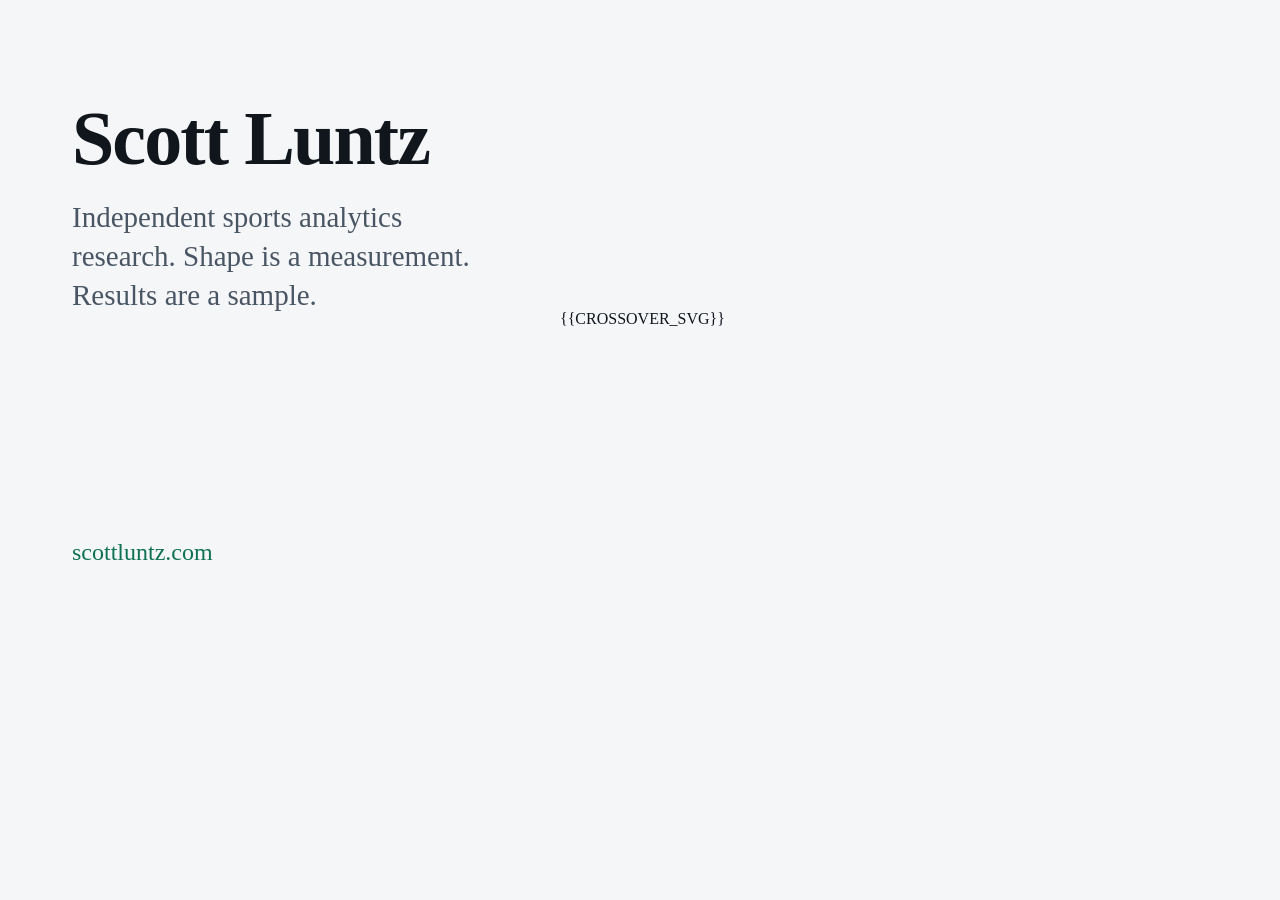
<file: src/card.html>
<!doctype html>
<html lang="en">
<head>
<meta charset="utf-8">
<!-- Link-preview card for the home page. build.py renders this at 1200x630
     with headless Chrome at 2x, so the JPEG is 2400x1260. Static on purpose:
     a screenshot cannot show the page's draw-in animation. -->
<style>
  :root {
    --ink: #11161C; --ink-2: #4A5563; --ink-3: #6E7A88; --rule: #DCE1E7;
    --rule-strong: #B7C0CB; --accent: #0E7250;
    --s-shape: #1baf7a; --s-comp: #2a78d6; --s-shape-ink: #0E7250; --s-comp-ink: #1d5fb0;
    --font-serif: ui-serif, "Iowan Old Style", "Charter", "Palatino Linotype", Palatino, Georgia, serif;
  }
  html, body { margin: 0; width: 1200px; height: 630px; overflow: hidden; }
  body {
    background: #F5F6F8; color: var(--ink); font-family: var(--font-serif);
    display: grid; grid-template-columns: 440px 1fr; gap: 48px;
    padding: 72px 72px 64px; box-sizing: border-box;
  }
  .left { display: flex; flex-direction: column; }
  svg.mark { width: 52px; height: 52px; margin-bottom: 36px; }
  h1 { margin: 0 0 22px; font-size: 76px; line-height: 1; font-weight: 600; letter-spacing: -0.025em; }
  p { margin: 0; font-size: 29px; line-height: 1.35; color: var(--ink-2); }
  .url { margin-top: auto; font-size: 24px; color: var(--accent); }
  .chart { align-self: center; }
  .chart svg { width: 100%; height: auto; overflow: visible; }
  .chart text { font-family: var(--font-serif); font-size: 15px; fill: var(--ink-3); }
  .chart .grid { stroke: var(--rule); stroke-width: 1; }
  .chart .baseline { stroke: var(--rule-strong); stroke-width: 1; }
  .chart .cross { stroke: var(--ink-3); stroke-width: 1; stroke-dasharray: 3 4; }
  .chart .line { fill: none; stroke-width: 4; stroke-linecap: round; stroke-linejoin: round; }
  .chart .shape { stroke: var(--s-shape); }
  .chart .results { stroke: var(--s-comp); }
  .chart .dot-shape { fill: var(--s-shape); }
  .chart .dot-results { fill: var(--s-comp); }
  .chart .lbl { font-size: 18px; font-weight: 600; }
  .chart .lbl-shape { fill: var(--s-shape-ink); }
  .chart .lbl-results { fill: var(--s-comp-ink); }
  .chart .lbl-cross { fill: var(--ink-2); }
</style>
</head>
<body>
  <div class="left">
    <h1 style="margin-top:28px">Scott Luntz</h1>
    <p>Independent sports analytics research. Shape is a measurement. Results are a sample.</p>
    <div class="url">scottluntz.com</div>
  </div>
  <div class="chart">{{CROSSOVER_SVG}}</div>
</body>
</html>
</file>
